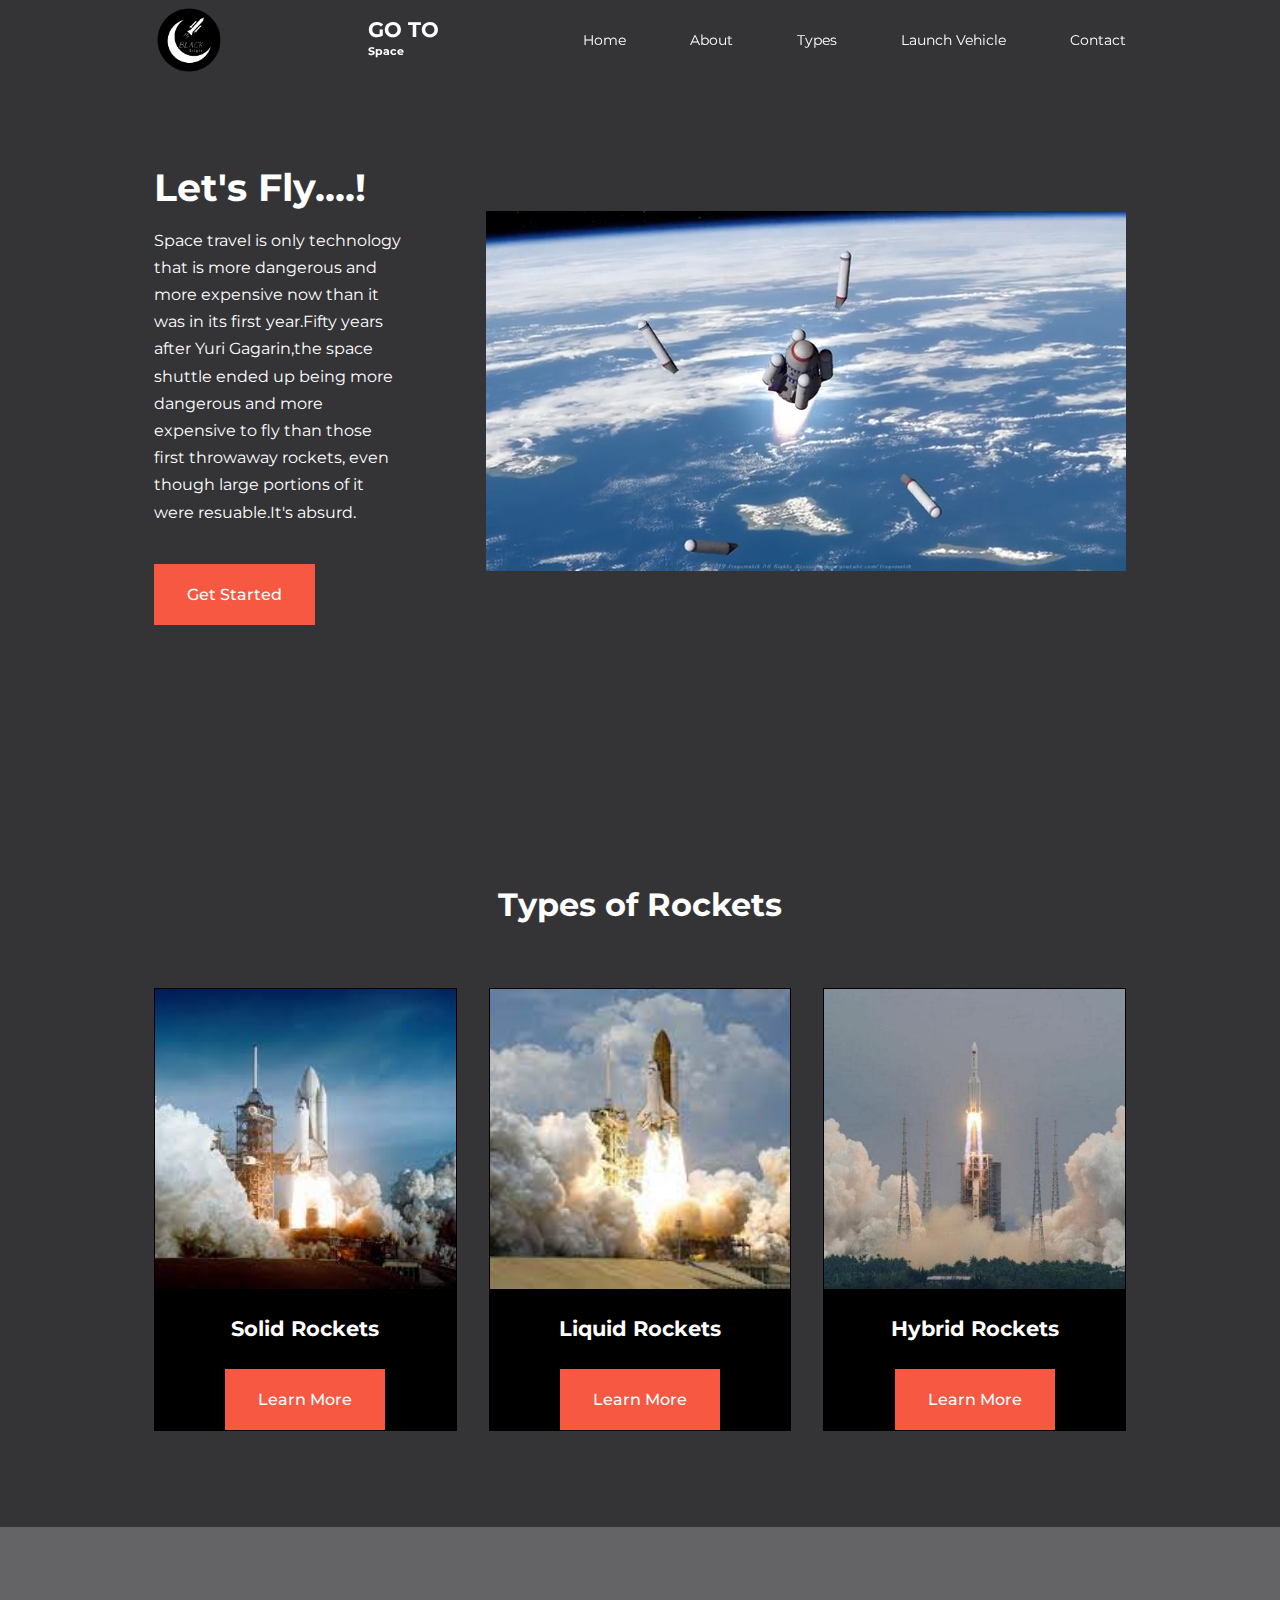
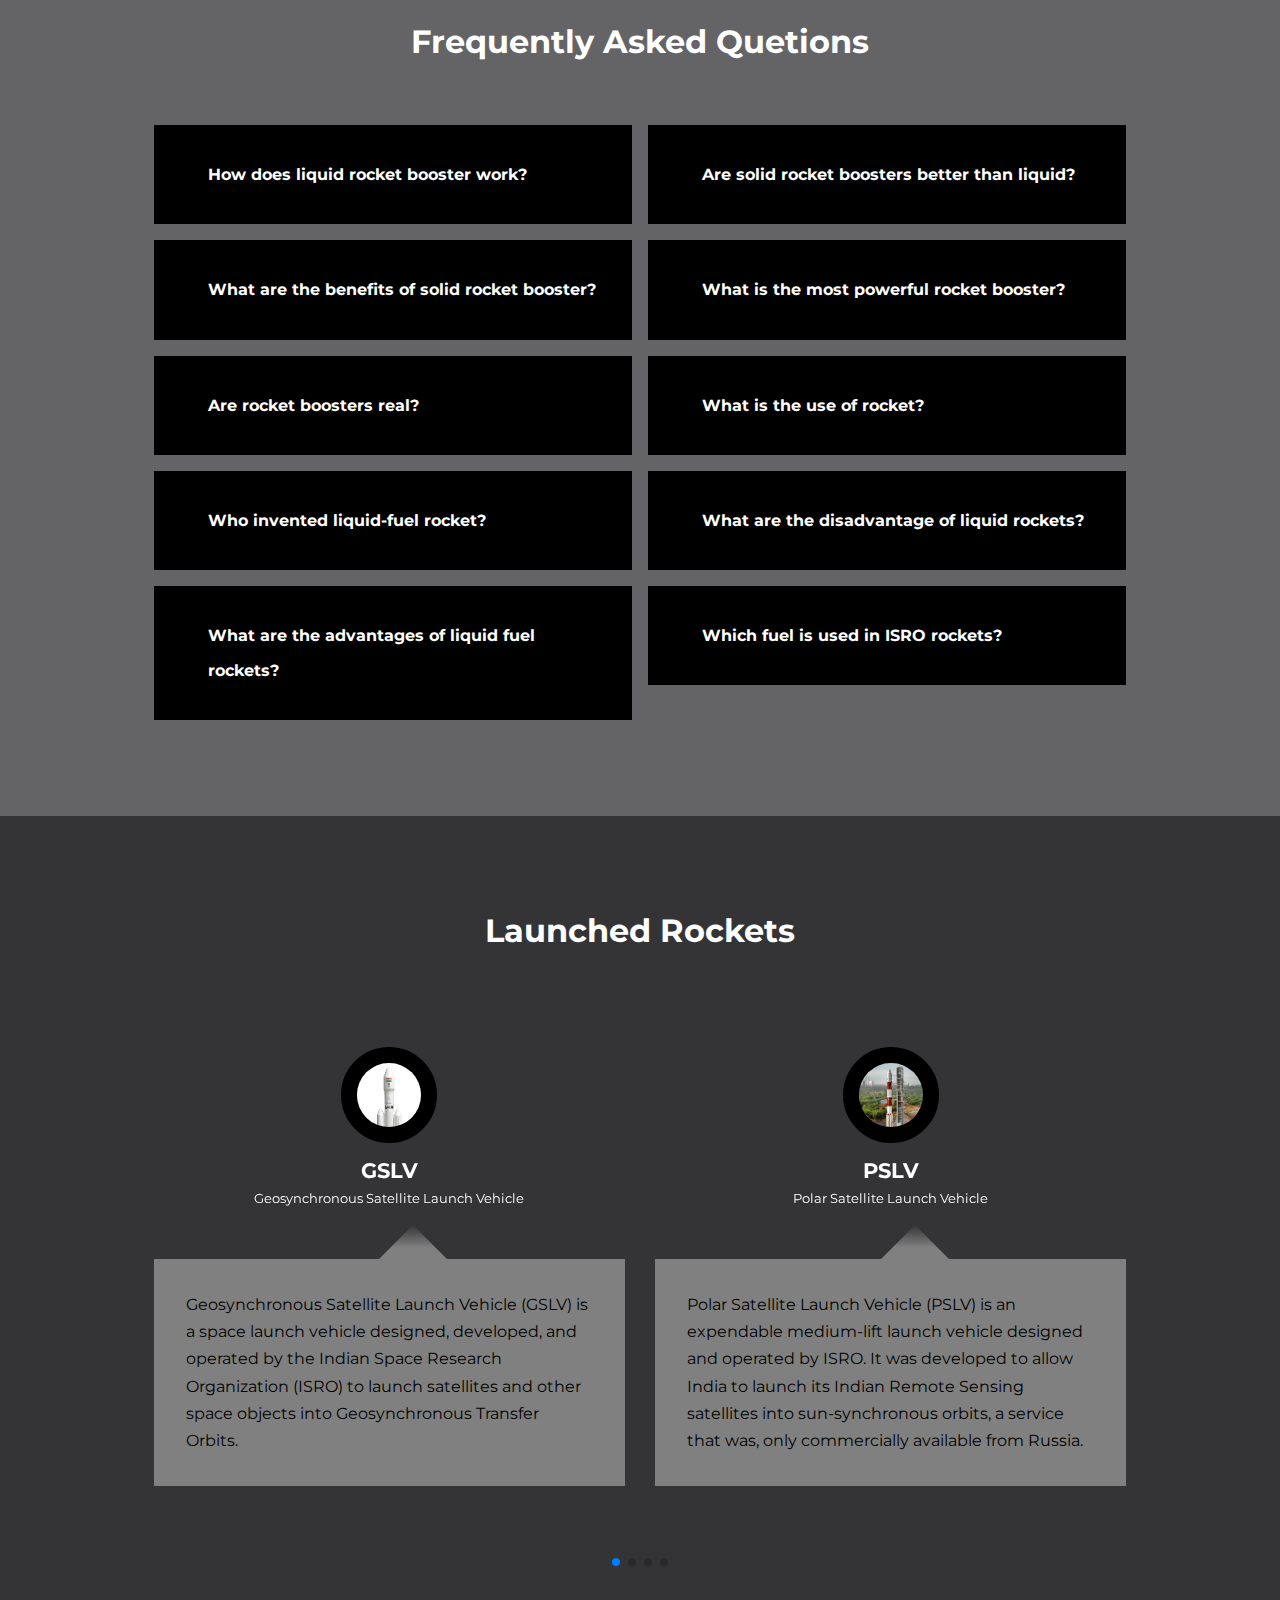
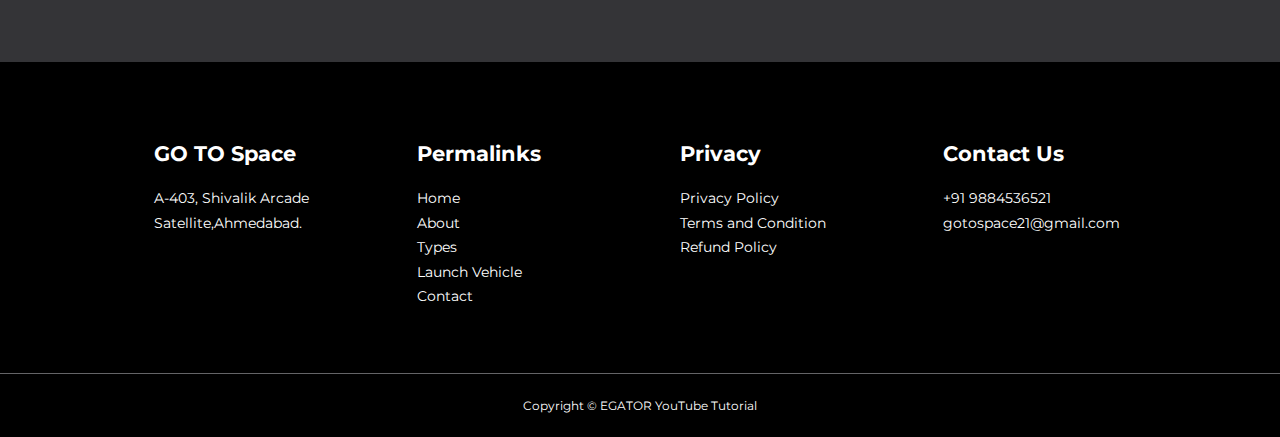
<file: index.html>
<!DOCTYPE html>
<html lang="en">
<head>
    <meta charset="UTF-8">
    <meta http-equiv="X-UA-Compatible" content="IE=edge">
    <meta name="viewport" content="width=device-width, initial-scale=1.0">
    <title>Responsive Multipage Education Website Using HTML,CSS & JavaSCript</title>

    <!-- ICONSCOUT CDN-->
    <link rel="stylesheet" href="https://unicons.iconscout.com/release/v2.1.6/css/unicons.css">

    <!-- GOOGLE FONTS (MONTSERRAT)-->
    <link rel="preconnect" href="https://fonts.googleapis.com">
    <link rel="preconnect" href="https://fonts.gstatic.com" crossorigin>
    <link href="https://fonts.googleapis.com/css2?family=Montserrat:wght@300;400;500;600;700;800;900&display=swap" rel="stylesheet">

    <!--SWIPER JS-->
    <link rel="stylesheet" href="https://cdn.jsdelivr.net/npm/swiper@9/swiper-bundle.min.css"/>

    <link rel="stylesheet" href="style.css">

    <!-- <style>
        body{
            background-image: url("mon.jpg");    
        }   
    </style>  -->      
</head>
<body>
    <nav>
        <div class="container nav__container">
            <img src="logo.png" style="height: 70px; width: 70px;"/>
            <a href="index.html"><h4>GO TO</h4><h6>Space</h6></a>
        
            <ul class="nav__menu" style="justify-content: end;">
                <li><a href="index.html">Home</a></li>
                <li><a href="about.html">About</a></li>
                <li><a href="types.html">Types</a></li>
                <li><a href="courses.html">Launch Vehicle</a></li>
                <li><a href="contact.html">Contact</a></li>
            </ul>
            <button id="open-menu-btn"><i class="uil uil-bars"></i></button>
            <button id="close-menu-btn"><i class="uil uil-multiply"></i></button>
        </div>
    </nav>
    <!-- ----------------------------------- END OF NAVBAR ----------------------------------------- -->










    <header>
        <div class="container header__container">
            <div class="header__left">
                <h1>Let's Fly....!</h1>
                <p>
                    Space travel is only technology that is more dangerous and more expensive now than it was in its first year.Fifty years after Yuri Gagarin,the space shuttle ended up being more dangerous and more expensive to fly than those first throwaway rockets, even though large portions of it were resuable.It's absurd.
                </p>
                <a href="courses.html" class="btn btn-primary">Get Started</a>
            </div>

            <div class="header__right">
                <div class="header__right-image">
                    <video src="home.mp4" autoplay muted loop></video>
                </div>
            </div>
        </div>
    </header>
    <!-- ----------------------------------- END OF HEADER ----------------------------------------- -->










<section class="courses">
    <h2>Types of Rockets</h2>
    <div class="container courses__container">
        <article class="course">
            <div class="course__image">
                <img src="solid.jpeg" style="height: 300px; width: 350px;">
            </div><br>
            <div class="course_info">
                <h4>Solid Rockets</h4><br>
            <a href="types.html" class="btn btn-primary">Learn More</a>
            </div>
        </article>

        <article class="course">
            <div class="course__image">
                <img src="liquid.jpeg" style="height: 300px; width: 350px;">
            </div><br>
            <div class="course_info">
                <h4>Liquid Rockets</h4><br>
                <a href="types.html" class="btn btn-primary">Learn More</a>
            </div>
        </article>

        <article class="course">
            <div class="course__image">
                <img src="hybrid.jpg" style="height: 300px; width: 350px;">
            </div><br>
            <div class="course_info">
                <h4>Hybrid Rockets</h4><br>
            <a href="types.html" class="btn btn-primary">Learn More</a>
            </div>
        </article>
    </div>
</section>
    <!-- ----------------------------------- END OF COURSES ----------------------------------------- -->







<section class="faqs">
    <h2>Frequently Asked Quetions</h2>
    <div class="container faqs__container">
        <article class="faq">
            <div class="faq__icon"><i class="uil uil-plus"></i></div>
            <div class="question__answer">
                <h4>How does liquid rocket booster work?</h4>
                <p>
                    In a liquid rocket, stored fuel and stored oxidizer are pumped into a combustion chamber where they are mixed and burned. The combustion produces great amounts of exhaust gas at high temperature and pressure. The hot exhaust is passed through a nozzle which accelerates the flow.
                </p>
            </div>
        </article>

        <article class="faq">
            <div class="faq__icon"><i class="uil uil-plus"></i></div>
            <div class="question__answer">
                <h4>Are solid rocket boosters better than liquid?</h4>
                <p>
                    Compared to liquid propellant rockets, the solid-propellant motors SRMs have been capable of providing large amounts of thrust with a relatively simple design. They provide greater thrust without significant refrigeration and insulation requirements, and produce large amounts of thrust for their size.
                </p>
            </div>
        </article>

        <article class="faq">
            <div class="faq__icon"><i class="uil uil-plus"></i></div>
            <div class="question__answer">
                <h4>What are the benefits of solid rocket booster?</h4>
                <p>
                    The boosters contribute to the power that SLS needs to launch payloads with more mass and volume to deep space than any rocket ever built. This makes it possible to send astronauts to distant destinations including Mars.
                </p>
            </div>
        </article>

        <article class="faq">
            <div class="faq__icon"><i class="uil uil-plus"></i></div>
            <div class="question__answer">
                <h4>What is the most powerful rocket booster?</h4>
                <p>
                    With 8.8 million pounds of thrust, the SLS is 15 percent more powerful than the Saturn V, meaning the SLS now holds the record for the most powerful rocket ever successfully launched. Its thrust is equivalent to nearly all the train engines in the U.S. running at once — some 25,000 of them — according to NASA.
                </p>
            </div>
        </article>

        <article class="faq">
            <div class="faq__icon"><i class="uil uil-plus"></i></div>
            <div class="question__answer">
                <h4>Are rocket boosters real?</h4>
                <p>
                    The Space Shuttle Solid Rocket Booster (SRB) was the first solid-propellant rocket to be used for primary propulsion on a vehicle used for human spaceflight. A pair of these provided 85% of the Space Shuttle's thrust at liftoff and for the first two minutes of ascent.
                </p>
            </div>
        </article>

        <article class="faq">
            <div class="faq__icon"><i class="uil uil-plus"></i></div>
            <div class="question__answer">
                <h4>What is the use of rocket?</h4>
                <p>
                    Rockets are used to launch satellites and Space Shuttles into space. Their powerful engines allow spacecraft to be blasted into space at incredible speeds, putting them into the correct orbit.
                </p>
            </div>
        </article>

        <article class="faq">
            <div class="faq__icon"><i class="uil uil-plus"></i></div>
            <div class="question__answer">
                <h4>Who invented liquid-fuel rocket?</h4>
                <p>
                    On March 16, 1926, Robert Goddard successfully launched the first liquid-fueled rocket in Auburn, Mass. The first-of-its-kind rocket reached an altitude of 41 feet, lasted 2 seconds and averaged about 60 miles per hour.
                </p>
            </div>
        </article>

        <article class="faq">
            <div class="faq__icon"><i class="uil uil-plus"></i></div>
            <div class="question__answer">
                <h4>What are the disadvantage of liquid rockets?</h4>
                <p>
                    The biggest disadvantage of liquid fuels is that the need for pumps, piping and separate storage for the fuel and oxidant means that extra mass has to be carried by the launch vehicle. Many launch vehicles get around the problems by using a combination of different rocket motors
                </p>
            </div>
        </article>

        <article class="faq">
            <div class="faq__icon"><i class="uil uil-plus"></i></div>
            <div class="question__answer">
                <h4>What are the advantages of liquid fuel rockets?</h4>
                <p>           
                    Advantages of liquid propellant rockets include the highest energy per unit of fuel mass, variable thrust, and a restart capability. Raw materials, such as oxygen and hydrogen are in abundant supply and a relatively easy to manufacture.
                </p>
            </div>
        </article>

        <article class="faq">
            <div class="faq__icon"><i class="uil uil-plus"></i></div>
            <div class="question__answer">
                <h4> Which fuel is used in ISRO rockets?</h4>
                <p>
                    The Indian Space Research Organisation(ISRO) is using the highly toxic and corrosive fuel UDMH (Unsymmetrical Di-Methyl Hydrazine), along with the oxidiser nitrogen Tetroxide.
                </p>
            </div>
        </article>
    </div>
</section>
    <!-- ----------------------------------- END OF FAQs ----------------------------------------- -->








<section class="container testimonials__container mySwiper">
    <h2>Launched Rockets</h2>
    <div class="swiper-wrapper">
        <article class="testimonial swiper-slide">
            <div class="avatar">
                <img src="gslv1.jpeg">
            </div>
            <div class="testimonials__info">
                <h4>GSLV</h4>
                <small>Geosynchronous Satellite Launch Vehicle</small>
            </div>
            <div class="testimonial__body">
                <p>
                    Geosynchronous Satellite Launch Vehicle (GSLV) is a space launch vehicle designed, developed, and operated by the Indian Space Research Organization (ISRO) to launch satellites and other space objects into Geosynchronous Transfer Orbits.
                </p>
            </div>
        </article>

        <article class="testimonial swiper-slide">
            <div class="avatar">
                <img src="pslv.jpg">
            </div>
            <div class="testimonials__info">
                <h4>PSLV</h4>
                <small>Polar Satellite Launch Vehicle</small>
            </div>
            <div class="testimonial__body">
                <p>
                    Polar Satellite Launch Vehicle (PSLV) is an expendable medium-lift launch vehicle designed and operated by ISRO. It was developed to allow India to launch its Indian Remote Sensing satellites into sun-synchronous orbits, a service that was, only commercially available from Russia.
                </p>
            </div>
        </article>

        <article class="testimonial swiper-slide">
            <div class="avatar">
                <img src="aslv.jpg">
            </div>
            <div class="testimonials__info">
                <h4>ASLV</h4>
                <small>Augmented Satellite Launch Vehicle</small>
            </div>
            <div class="testimonial__body">
                <p>
                    Augmented Satellite Launch Vehicle or Advanced Satellite Launch Vehicle, also known as ASLV, was a small-lift launch vehicle five-stage solid-fuel rocket developed by the Indian Space Research Organisation (ISRO) to place 150 kg satellites into LEO.
                </p>
            </div>
        </article>

        <article class="testimonial swiper-slide">
            <div class="avatar">
                <img src="atlast.jpg">
            </div>
            <div class="testimonials__info">
                <h4>ATLAST S</h4>
            </div>
            <div class="testimonial__body">
                <p>
                    Atlas is a family of US missiles and space launch vehicles that originated with the SM-65 Atlas. The Atlas intercontinental ballistic missile (ICBM) program was initiated in the late 1950s under the Convair Division of General Dynamics. Atlas was a liquid propellant rocket burning RP-1 fuel with liquid oxygen
                </p>
            </div>
        </article>

        <article class="testimonial swiper-slide">
            <div class="avatar">
                <img src="delta1.jpeg">
            </div>
            <div class="testimonials__info">
                <h4>DELTA IV</h4>
            </div>
            <div class="testimonial__body">
                <p>
                    Delta IV is a group of five expendable launch systems in the Delta rocket family introduced in the early 2000s. Originally designed by Boeing's Defense, Space and Security division for the Evolved Expendable Launch Vehicle program, the Delta IV became a United Launch Alliance (ULA) product in 2006.
                </p>
            </div>
        </article>
    </div>
    <div class="swiper-pagination"></div>
</section>
    <!-- ----------------------------------- END OF TESTIMONIALS ----------------------------------------- -->






<footer>
    <div class="container footer__container">
        <div class="footer__1">
            <a href="index.html" class="footer__logo"><h4>GO TO Space</h4></a>
            <p>
                A-403, Shivalik Arcade 
                <br>Satellite,Ahmedabad.
            </p>
        </div>

        <div class="footer__2">
            <h4>Permalinks</h4>
            <ul class="permalinks">
                <li><a href="index.html">Home</a></li>
                <li><a href="about.html">About</a></li>
                <li><a href="types.html">Types</a></li>
                <li><a href="courses.html">Launch Vehicle</a></li>
                <li><a href="contact.html">Contact</a></li>
            </ul>
        </div>

        <div class="footer__3">
            <h4>Privacy</h4>
            <ul class="privacy">
                <li><a href="#">Privacy Policy</a></li>
                <li><a href="#">Terms and Condition</a></li>
                <li><a href="#">Refund Policy</a></li>
            </ul>
        </div>

        <div class="footer__4">
            <h4>Contact Us</h4>
            <div>
                <p>+91 9884536521</p>
                <p>gotospace21@gmail.com</p>
            </div>

            <ul class="footer__socials">
                <li>
                    <a href="#"><i class="uil uil-facebook-f"></i></a>
                </li>
                <li>
                    <a href="#"><i class="uil uil-instagram-alt"></i></a>
                </li>
                <li>
                    <a href="#"><i class="uil uil-twitter"></i></a>
                </li>
                <li>
                    <a href="#"><i class="uil uil-linkedin-alt"></i></a>
                </li>
            </ul>
        </div>
    </div>
    
    <div class="footer__copyright">
        <small>Copyright &copy; EGATOR YouTube Tutorial</small>
    </div>
</footer>
<!-- ----------------------------------- FOOTER ----------------------------------------- -->







    <script src="https://cdn.jsdelivr.net/npm/swiper@9/swiper-bundle.min.js"></script>
    <script src="./main.js"></script>


    <script>
        var swiper = new Swiper(".mySwiper",{
            slidesPerView: 1,
            spaceBetween: 30,
            pagination: {
                el: ".swiper-pagination",
                clickable: true,
            },
            // when window width is >=600px
            breakpoints: { 
                600: {
                    slidesPerView: 2,
                }
            }
        });
    </script>

</body>
</html>
</file>
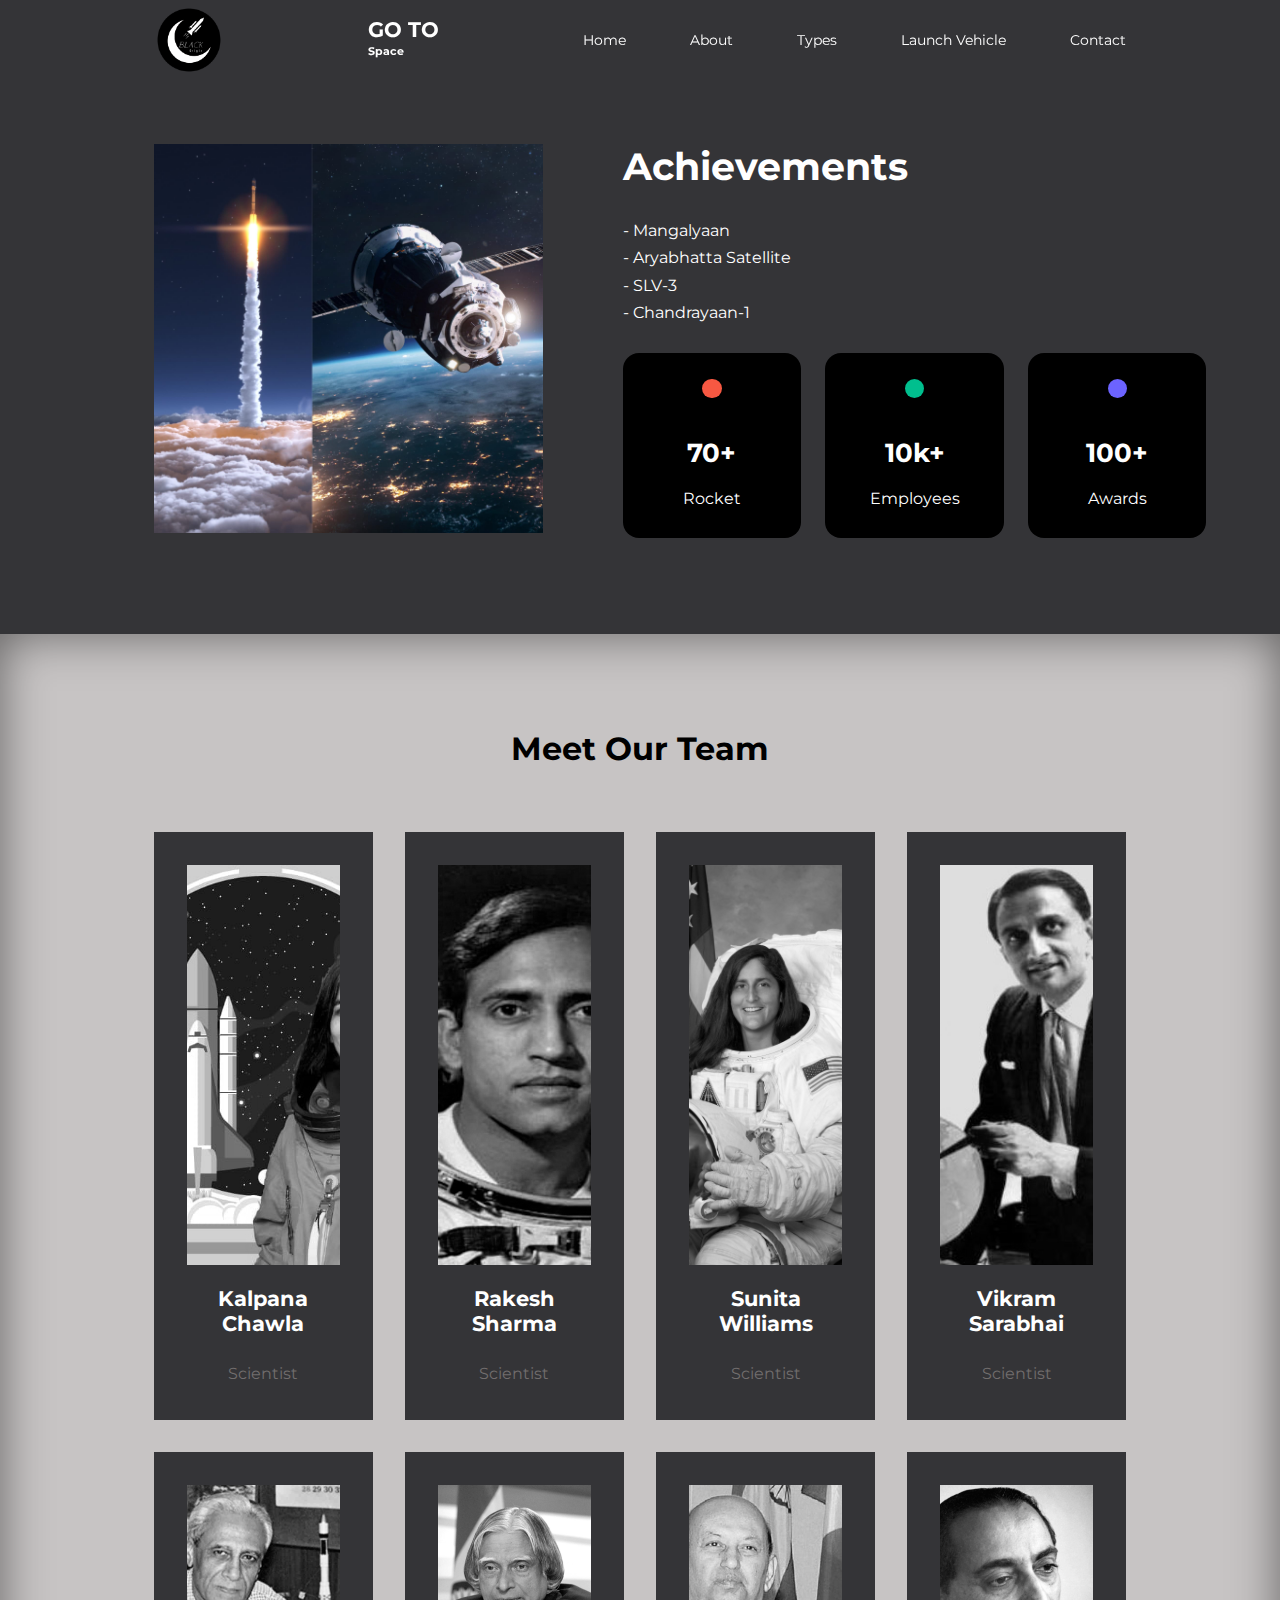
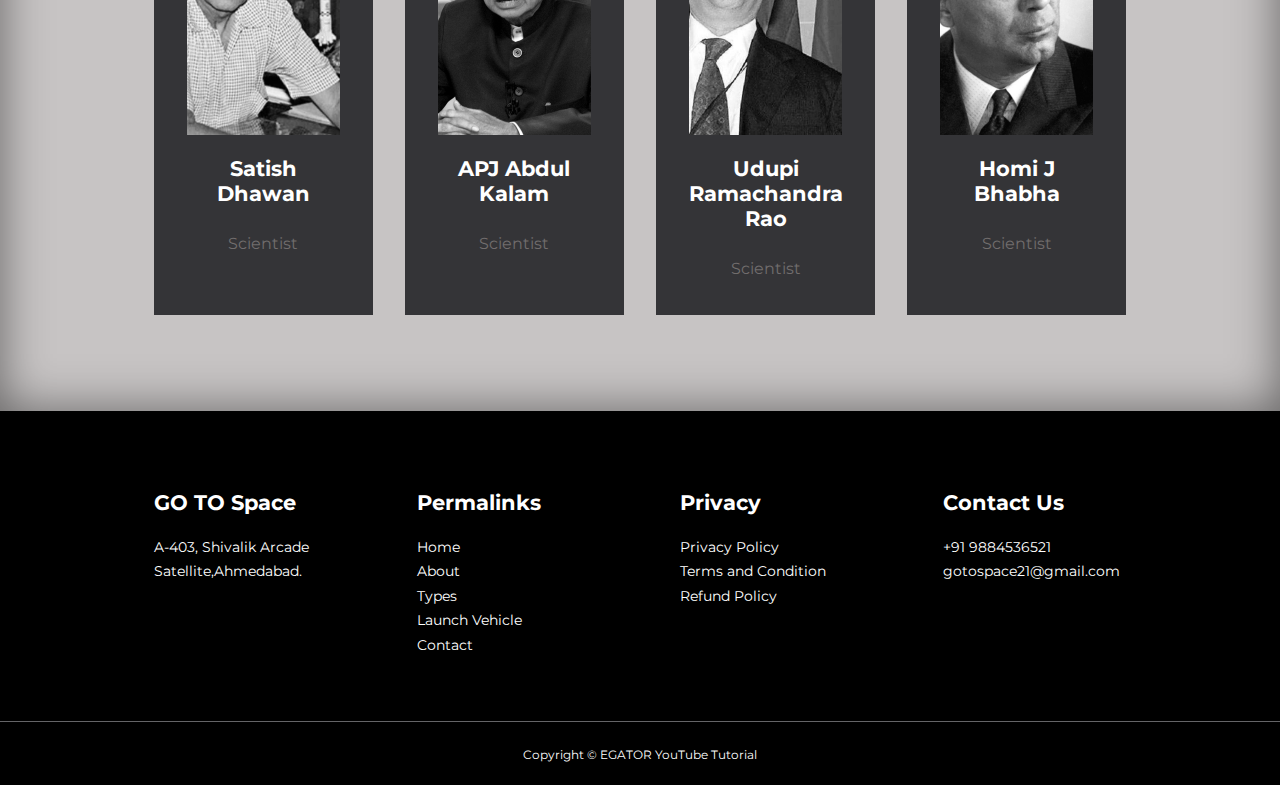
<file: about.html>
<!DOCTYPE html>
<html lang="en">
<head>
    <meta charset="UTF-8">
    <meta http-equiv="X-UA-Compatible" content="IE=edge">
    <meta name="viewport" content="width=device-width, initial-scale=1.0">
    <title>Responsive Multipage Education Website Using HTML,CSS & JavaSCript</title>

    <!-- ICONSCOUT CDN-->
    <link rel="stylesheet" href="https://unicons.iconscout.com/release/v2.1.6/css/unicons.css">

    <!-- GOOGLE FONTS (MONTSERRAT)-->
    <link rel="preconnect" href="https://fonts.googleapis.com">
    <link rel="preconnect" href="https://fonts.gstatic.com" crossorigin>
    <link href="https://fonts.googleapis.com/css2?family=Montserrat:wght@300;400;500;600;700;800;900&display=swap" rel="stylesheet">

    <link rel="stylesheet" href="style.css">
    <link rel="stylesheet" href="about.css">

  <!--  <style>
        body{
            background-image: url("mon.jpg");
        }
    </style>  -->
</head>
<body>
    <nav>
        <div class="container nav__container">
            <img src="logo.png" style="height: 70px; width: 70px;"/>
            <a href="index.html"><h4>GO TO</h4><h6>Space</h6></a>
        
            <ul class="nav__menu" style="justify-content: end;">
                <li><a href="index.html">Home</a></li>
                <li><a href="about.html">About</a></li>
                <li><a href="types.html">Types</a></li>
                <li><a href="courses.html">Launch Vehicle</a></li>
                <li><a href="contact.html">Contact</a></li>
            </ul>
            <button id="open-menu-btn"><i class="uil uil-bars"></i></button>
            <button id="close-menu-btn"><i class="uil uil-multiply"></i></button>
        </div>
    </nav>
    <!-- ----------------------------------- END OF NAVBAR ----------------------------------------- -->



<section class="about__achievements">
    <div class="container about__achievements-container">
        <div class="about__achievements-left">
            <img src="achv.jpg">
        </div>

        <div class="about__achievements--right">
            <h1>Achievements</h1><br>
            <p>
                - Mangalyaan<br>
                - Aryabhatta Satellite<br>
                - SLV-3<br>
                - Chandrayaan-1<br>
            </p>
            <br>
            <div class="achievements__cards">
                <article class="achievement__card">
                    <span class="achievement__icon">
                        <i class="uil uil-rocket"></i>
                    </span>
                    <h3>70+</h3>
                    <p>Rocket</p>
                </article>

                <article class="achievement__card">
                    <span class="achievement__icon">
                        <i class="uil uil-users-alt"></i>
                    </span>
                    <h3>10k+</h3>
                    <p>Employees</p>
                </article>

                <article class="achievement__card">
                    <span class="achievement__icon">
                        <i class="uil uil-trophy"></i>
                    </span>
                    <h3>100+</h3>
                    <p>Awards</p>
                </article>
            </div>
        </div>
    </div>
</section>
    <!-- ----------------------------------- END OF ACHIEVEMENTS ----------------------------------------- -->

        
        
        <section class="team">
            <h2>Meet Our Team</h2>
            <div class="container team__container">
                <article class="team__member">
                    <div class="team__member-image">
                        <img src="about1.jpg">
                    </div>
                    <div class="team__member-info">
                        <h4 class="text">Kalpana Chawla</h4>
                        <p>Scientist</p>
                    </div>
                    <div class="team__member-socials">
                        <a href="https://instagram.com" target="_blank"><i class="uil uil-instagram"></i></a>
                        <a href="https://twitter.com" target="_blank"><i class="uil uil-twitter-alt"></i></a>
                        <a href="https://linkedin.com" target="_blank"><i class="uil uil-linkedin-alt"></i></a>
                    </div>
                </article>

                <article class="team__member">
                    <div class="team__member-image">
                        <img src="about2.jpeg" >
                    </div>
                    <div class="team__member-info">
                        <h4 class="text">Rakesh Sharma</h4>
                        <p>Scientist</p>
                    </div>
                    <div class="team__member-socials">
                        <a href="https://instagram.com" target="_blank"><i class="uil uil-instagram"></i></a>
                        <a href="https://twitter.com" target="_blank"><i class="uil uil-twitter-alt"></i></a>
                        <a href="https://linkedin.com" target="_blank"><i class="uil uil-linkedin-alt"></i></a>
                    </div>
                </article>

                <article class="team__member">
                    <div class="team__member-image">
                        <img src="about3.jpg" >
                    </div>
                    <div class="team__member-info">
                        <h4 class="text">Sunita Williams</h4>
                        <p>Scientist</p>
                    </div>
                    <div class="team__member-socials">
                        <a href="https://instagram.com" target="_blank"><i class="uil uil-instagram"></i></a>
                        <a href="https://twitter.com" target="_blank"><i class="uil uil-twitter-alt"></i></a>
                        <a href="https://linkedin.com" target="_blank"><i class="uil uil-linkedin-alt"></i></a>
                    </div>
                </article>

                <article class="team__member">
                    <div class="team__member-image">
                        <img src="about4.jpg" >
                    </div>
                    <div class="team__member-info">
                        <h4 class="text">Vikram Sarabhai</h4>
                        <p>Scientist</p>
                    </div>
                    <div class="team__member-socials">
                        <a href="https://instagram.com" target="_blank"><i class="uil uil-instagram"></i></a>
                        <a href="https://twitter.com" target="_blank"><i class="uil uil-twitter-alt"></i></a>
                        <a href="https://linkedin.com" target="_blank"><i class="uil uil-linkedin-alt"></i></a>
                    </div>
                </article>

                <article class="team__member">
                    <div class="team__member-image">
                        <img src="about6.jpg"  style="height: 250px; width: 190px;">
                    </div>
                    <div class="team__member-info">
                        <h4 class="text">Satish Dhawan</h4>
                        <p>Scientist</p>
                    </div>
                    <div class="team__member-socials">
                        <a href="https://instagram.com" target="_blank"><i class="uil uil-instagram"></i></a>
                        <a href="https://twitter.com" target="_blank"><i class="uil uil-twitter-alt"></i></a>
                        <a href="https://linkedin.com" target="_blank"><i class="uil uil-linkedin-alt"></i></a>
                    </div>
                </article>

                <article class="team__member">
                    <div class="team__member-image">
                        <img src="about5.jpeg"  style="height: 250px; width: 190px;">
                    </div>
                    <div class="team__member-info">
                        <h4 class="text">APJ Abdul Kalam</h4>
                        <p>Scientist</p>
                    </div>
                    <div class="team__member-socials">
                        <a href="https://instagram.com" target="_blank"><i class="uil uil-instagram"></i></a>
                        <a href="https://twitter.com" target="_blank"><i class="uil uil-twitter-alt"></i></a>
                        <a href="https://linkedin.com" target="_blank"><i class="uil uil-linkedin-alt"></i></a>
                    </div>
                </article>

                <article class="team__member">
                    <div class="team__member-image">
                        <img src="about7.jpg" style="height: 250px; width: 190px;">
                    </div>
                    <div class="team__member-info">
                        <h4 class="text">Udupi Ramachandra Rao</h4>
                        <p>Scientist</p>
                    </div>
                    <div class="team__member-socials">
                        <a href="https://instagram.com" target="_blank"><i class="uil uil-instagram"></i></a>
                        <a href="https://twitter.com" target="_blank"><i class="uil uil-twitter-alt"></i></a>
                        <a href="https://linkedin.com" target="_blank"><i class="uil uil-linkedin-alt"></i></a>
                    </div>
                </article>

                <article class="team__member">
                    <div class="team__member-image">
                        <img src="about8.jpg"  style="height: 250px; width: 190px;">
                    </div>
                    <div class="team__member-info">
                        <h4 class="text">Homi J Bhabha</h4>
                        <p>Scientist</p>
                    </div>
                    <div class="team__member-socials">
                        <a href="https://instagram.com" target="_blank"><i class="uil uil-instagram"></i></a>
                        <a href="https://twitter.com" target="_blank"><i class="uil uil-twitter-alt"></i></a>
                        <a href="https://linkedin.com" target="_blank"><i class="uil uil-linkedin-alt"></i></a>
                    </div>
                </article>
            </div>
        </section>
        
        
    






        <footer>
            <div class="container footer__container">
                <div class="footer__1">
                    <a href="index.html" class="footer__logo"><h4>GO TO Space</h4></a>
                    <p>
                        A-403, Shivalik Arcade 
                        <br>Satellite,Ahmedabad.
                    </p>
                </div>
        
                <div class="footer__2">
                    <h4>Permalinks</h4>
                    <ul class="permalinks">
                        <li><a href="index.html">Home</a></li>
                        <li><a href="about.html">About</a></li>
                        <li><a href="types.html">Types</a></li>
                        <li><a href="courses.html">Launch Vehicle</a></li>
                        <li><a href="contact.html">Contact</a></li>
                    </ul>
                </div>
        
                <div class="footer__3">
                    <h4>Privacy</h4>
                    <ul class="privacy">
                        <li><a href="#">Privacy Policy</a></li>
                        <li><a href="#">Terms and Condition</a></li>
                        <li><a href="#">Refund Policy</a></li>
                    </ul>
                </div>
        
                <div class="footer__4">
                    <h4>Contact Us</h4>
                    <div>
                        <p>+91 9884536521</p>
                        <p>gotospace21@gmail.com</p>
                    </div>
        
                    <ul class="footer__socials">
                        <li>
                            <a href="#"><i class="uil uil-facebook-f"></i></a>
                        </li>
                        <li>
                            <a href="#"><i class="uil uil-instagram-alt"></i></a>
                        </li>
                        <li>
                            <a href="#"><i class="uil uil-twitter"></i></a>
                        </li>
                        <li>
                            <a href="#"><i class="uil uil-linkedin-alt"></i></a>
                        </li>
                    </ul>
                </div>
            </div>
            
            <div class="footer__copyright">
                <small>Copyright &copy; EGATOR YouTube Tutorial</small>
            </div>
        </footer>
<!-- ----------------------------------- FOOTER ----------------------------------------- -->

    
    
    
    
    
    
        <script src="./main.js"></script>
    
    
    </body>
    </html>
</file>
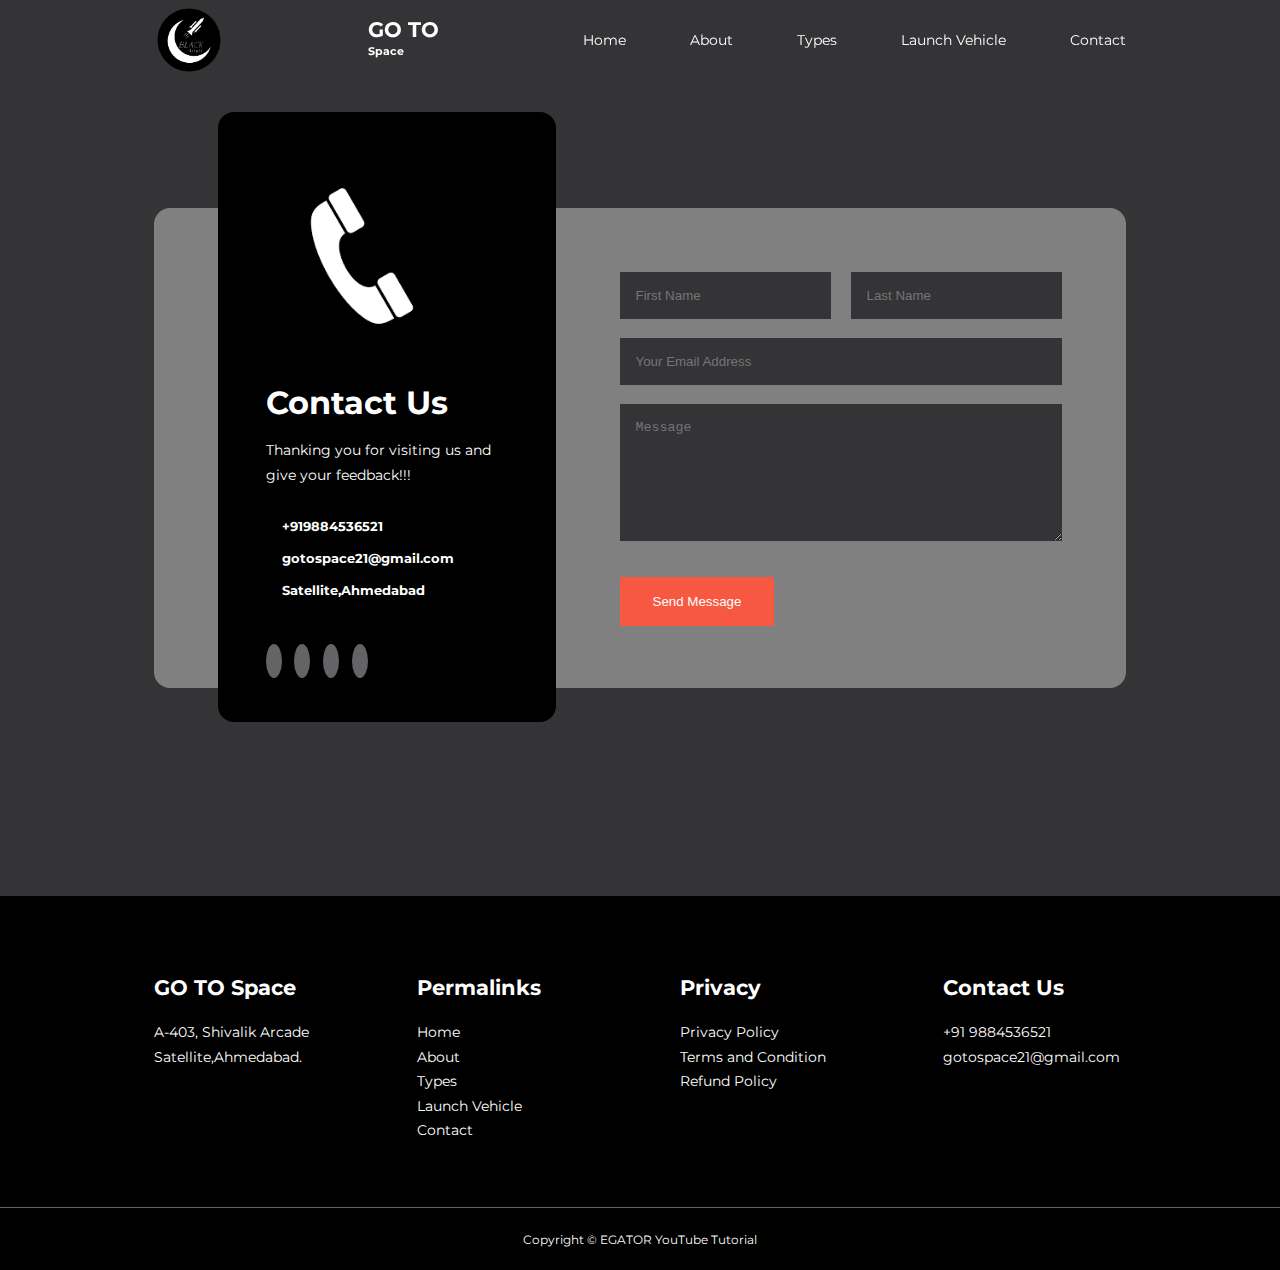
<file: contact.html>
<!DOCTYPE html>
<html lang="en">
<head>
    <meta charset="UTF-8">
    <meta http-equiv="X-UA-Compatible" content="IE=edge">
    <meta name="viewport" content="width=device-width, initial-scale=1.0">
    <title>Responsive Multipage Education Website Using HTML,CSS & JavaSCript</title>

    <!-- ICONSCOUT CDN-->
    <link rel="stylesheet" href="https://unicons.iconscout.com/release/v2.1.6/css/unicons.css">

    <!-- GOOGLE FONTS (MONTSERRAT)-->
    <link rel="preconnect" href="https://fonts.googleapis.com">
    <link rel="preconnect" href="https://fonts.gstatic.com" crossorigin>
    <link href="https://fonts.googleapis.com/css2?family=Montserrat:wght@300;400;500;600;700;800;900&display=swap" rel="stylesheet">

    <link rel="stylesheet" href="style.css">
    <link rel="stylesheet" href="contact.css">
   <!-- <style>
         body{
            background-image: url("mon.jpg");
        }
    </style> -->
</head>
<body>
    <nav>
        <div class="container nav__container">
            <img src="logo.png" style="height: 70px; width: 70px;"/>
            <a href="index.html"><h4>GO TO</h4><h6>Space</h6></a>
        
            <ul class="nav__menu" style="justify-content: end;">
                <li><a href="index.html">Home</a></li>
                <li><a href="about.html">About</a></li>
                <li><a href="types.html">Types</a></li>
                <li><a href="courses.html">Launch Vehicle</a></li>
                <li><a href="contact.html">Contact</a></li>
            </ul>
            <button id="open-menu-btn"><i class="uil uil-bars"></i></button>
            <button id="close-menu-btn"><i class="uil uil-multiply"></i></button>
        </div>
    </nav>
    <!-- ----------------------------------- END OF NAVBAR ----------------------------------------- -->



<section class="contact">
    <div class="container contact__container">
        <aside class="contact__aside">
            <div class="aside__image">
                <img src="contact1.png">
            </div>
            <h2>Contact Us</h2>
            <p>
                Thanking you for visiting us and give your feedback!!!
            </p>
            <ul class="contact__details">
                <li>
                    <i class="uil uil-phone-times"></i>
                    <h5>+919884536521</h5>
                </li>
                <li>
                    <i class="uil uil-envelope"></i>
                    <h5>gotospace21@gmail.com</h5>
                </li>
                <li>
                    <i class="uil uil-location-point"></i>
                    <h5>Satellite,Ahmedabad</h5>
                </li>
            </ul>
            <ul class="contact__socials">
                <li>
                    <a href="https://facebook.com" target="_blank"><i class="uil uil-facebook-f"></i></a>
                </li>
                <li>
                    <a href="https://instagram.com" target="_blank"><i class="uil uil-instagram"></i></a>
                </li>
                <li>
                    <a href="https://twitter.com" target="_blank"><i class="uil uil-twitter-alt"></i></a>
                </li>
                <li>
                    <a href="https://linkedin.com" target="_blank"><i class="uil uil-linkedin-alt"></i></a>
                </li>
            </ul>
        </aside>
    




        <form action="https://formspree.io/f/mdovdkqv" method="post" class="contact__form"> 
            <div class="form__name">
                <input type="text" name="First Name" placeholder="First Name" required>
                <input type="text" name="Last Name" placeholder="Last Name" required>
            </div>
            <input type="email" name="Email Address" placeholder="Your Email Address" required>
            <textarea name="Message" rows="7" placeholder="Message" required></textarea>
            <button type="submit" class="btn btn-primary">Send Message</button>
        </form>


    </div>
</section>









<footer>
    <div class="container footer__container">
        <div class="footer__1">
            <a href="index.html" class="footer__logo"><h4>GO TO Space</h4></a>
            <p>
                A-403, Shivalik Arcade 
                <br>Satellite,Ahmedabad.
            </p>
        </div>

        <div class="footer__2">
            <h4>Permalinks</h4>
            <ul class="permalinks">
                <li><a href="index.html">Home</a></li>
                <li><a href="about.html">About</a></li>
                <li><a href="types.html">Types</a></li>
                <li><a href="courses.html">Launch Vehicle</a></li>
                <li><a href="contact.html">Contact</a></li>
            </ul>
        </div>

        <div class="footer__3">
            <h4>Privacy</h4>
            <ul class="privacy">
                <li><a href="#">Privacy Policy</a></li>
                <li><a href="#">Terms and Condition</a></li>
                <li><a href="#">Refund Policy</a></li>
            </ul>
        </div>

        <div class="footer__4">
            <h4>Contact Us</h4>
            <div>
                <p>+91 9884536521</p>
                <p>gotospace21@gmail.com</p>
            </div>

            <ul class="footer__socials">
                <li>
                    <a href="#"><i class="uil uil-facebook-f"></i></a>
                </li>
                <li>
                    <a href="#"><i class="uil uil-instagram-alt"></i></a>
                </li>
                <li>
                    <a href="#"><i class="uil uil-twitter"></i></a>
                </li>
                <li>
                    <a href="#"><i class="uil uil-linkedin-alt"></i></a>
                </li>
            </ul>
        </div>
    </div>
    
    <div class="footer__copyright">
        <small>Copyright &copy; EGATOR YouTube Tutorial</small>
    </div>
</footer>
<!-- ----------------------------------- FOOTER ----------------------------------------- -->







    <script src="./main.js"></script>


</body>
</html>
</file>
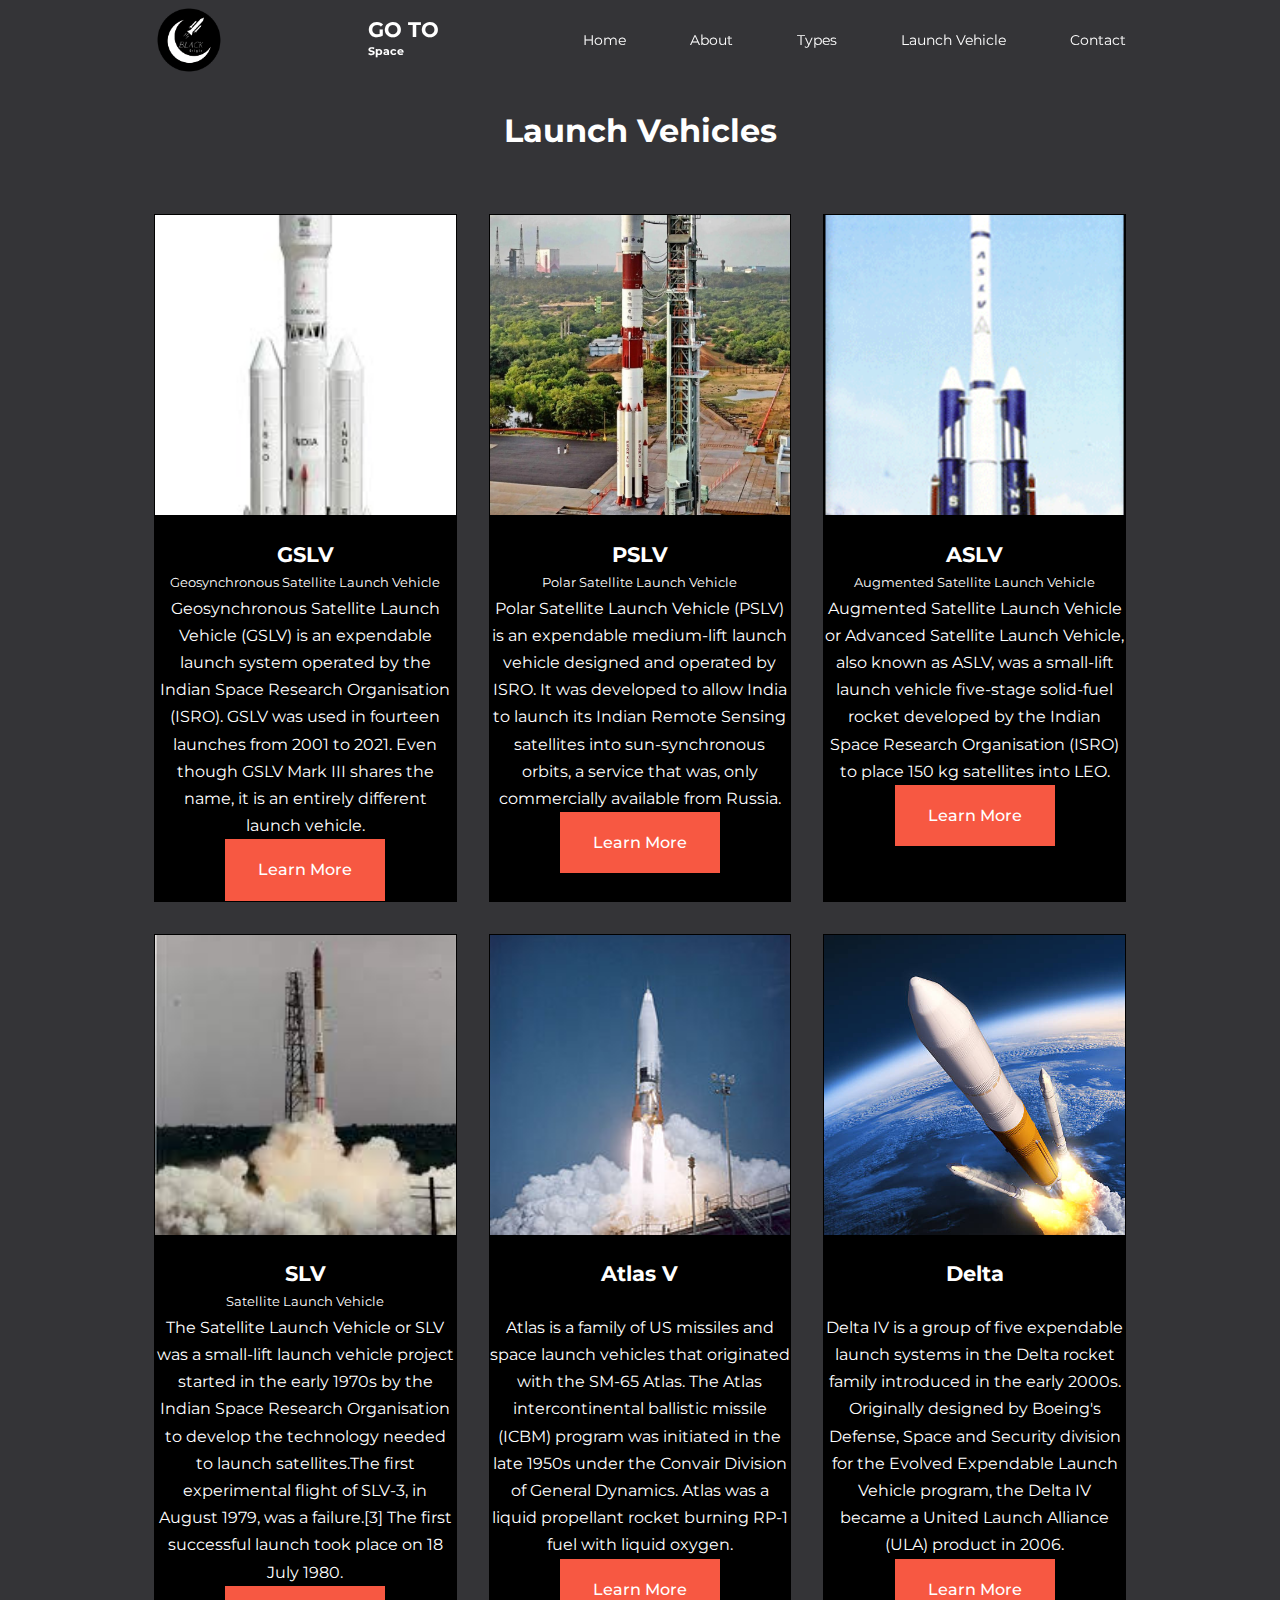
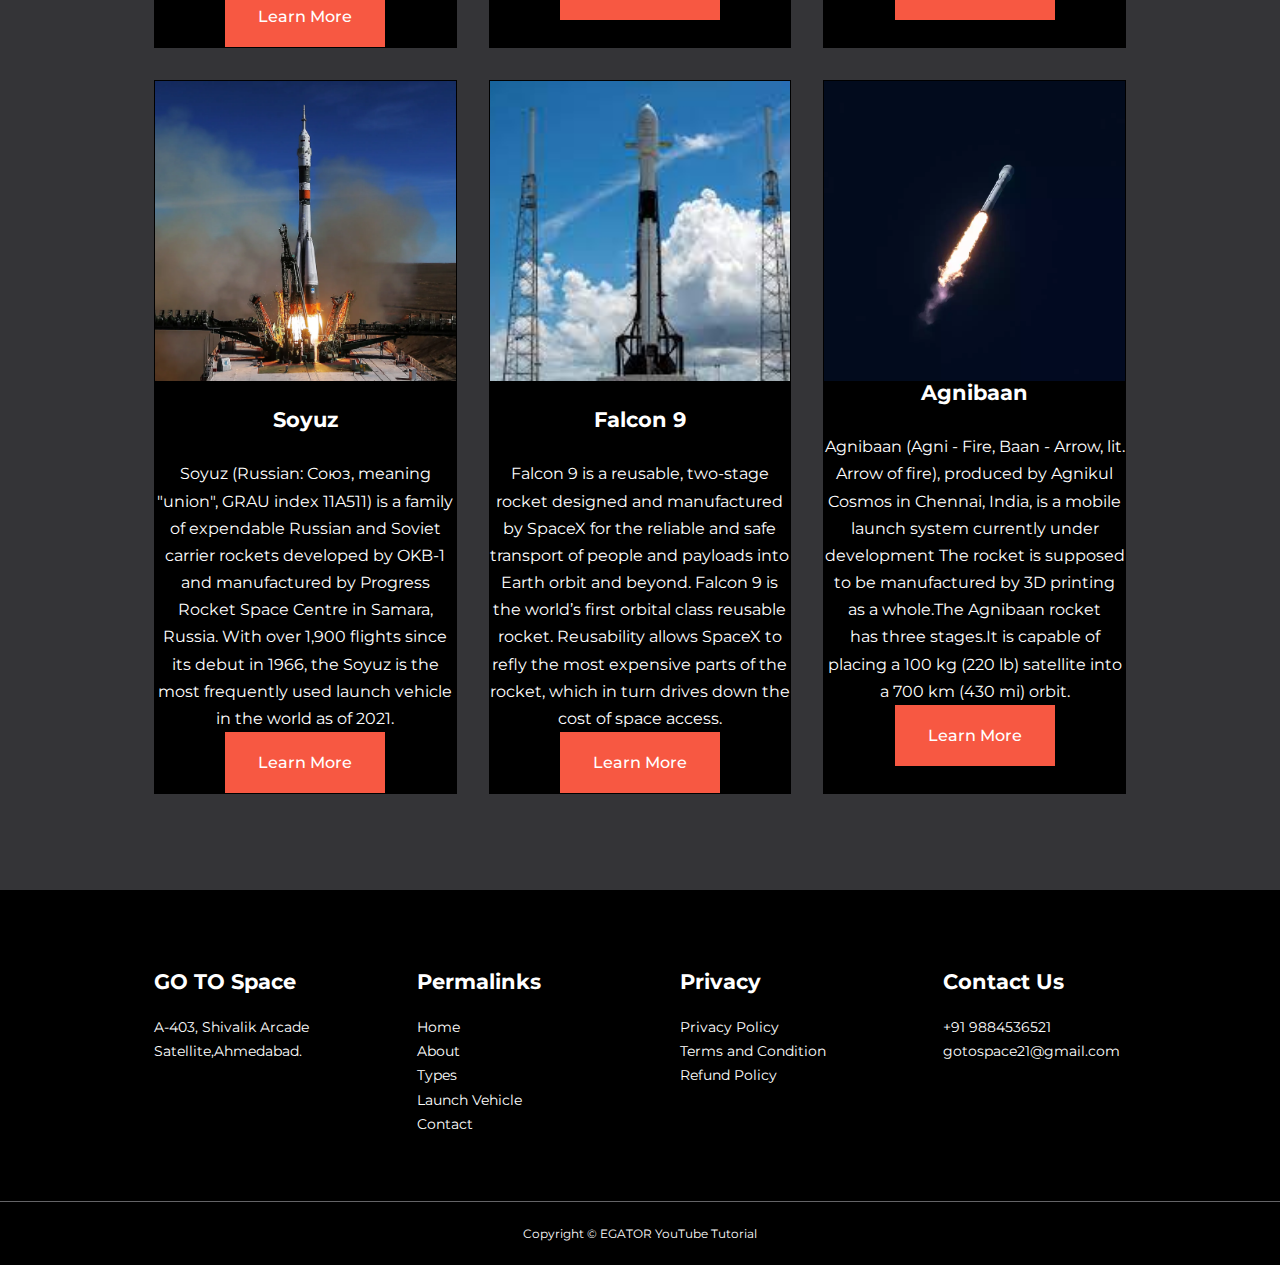
<file: courses.html>
<!DOCTYPE html>
<html lang="en">
<head>
    <meta charset="UTF-8">
    <meta http-equiv="X-UA-Compatible" content="IE=edge">
    <meta name="viewport" content="width=device-width, initial-scale=1.0">
    <title>Responsive Multipage Education Website Using HTML,CSS & JavaSCript</title>

    <!-- ICONSCOUT CDN-->
    <link rel="stylesheet" href="https://unicons.iconscout.com/release/v2.1.6/css/unicons.css">

    <!-- GOOGLE FONTS (MONTSERRAT)-->
    <link rel="preconnect" href="https://fonts.googleapis.com">
    <link rel="preconnect" href="https://fonts.gstatic.com" crossorigin>
    <link href="https://fonts.googleapis.com/css2?family=Montserrat:wght@300;400;500;600;700;800;900&display=swap" rel="stylesheet">

    <link rel="stylesheet" href="style.css">
    <style>
        .courses {
            margin-top: 1rem;
        }
       /* body{
            background-image: url("mon.jpg");
        } */
    </style>
</head>
<body>
    <nav>
        <div class="container nav__container">
            <img src="logo.png" style="height: 70px; width: 70px;"/>
            <a href="index.html"><h4>GO TO</h4><h6>Space</h6></a>
        
            <ul class="nav__menu" style="justify-content: end;">
                <li><a href="index.html">Home</a></li>
                <li><a href="about.html">About</a></li>
                <li><a href="types.html">Types</a></li>
                <li><a href="courses.html">Launch Vehicle</a></li>
                <li><a href="contact.html">Contact</a></li>
            </ul>
            <button id="open-menu-btn"><i class="uil uil-bars"></i></button>
            <button id="close-menu-btn"><i class="uil uil-multiply"></i></button>
        </div>
    </nav>
    <!-- ----------------------------------- END OF NAVBAR ----------------------------------------- -->






    <section class="courses">
        <h2>Launch Vehicles</h2>
        <div class="container courses__container">
            <article class="course">
                <div class="course__image">
                    <img src="gslv1.jpeg" style="height: 300px; width: 350px;"><br>
                </div>
                <div class="course_info">
                    <h4>GSLV</h4>
                <p>
                    <small>Geosynchronous Satellite Launch Vehicle</small><br>
                    Geosynchronous Satellite Launch Vehicle (GSLV) is an expendable launch system operated by the Indian Space Research Organisation (ISRO). GSLV was used in fourteen launches from 2001 to 2021. Even though GSLV Mark III shares the name, it is an entirely different launch vehicle.
                </p>
                <a href="course.html" class="btn btn-primary">Learn More</a>
                </div>
            </article>
    
            <article class="course">
                <div class="course__image">
                    <img src="pslv.jpg" style="height: 300px; width: 350px;"><br>
                </div>
                <div class="course_info">
                    <h4>PSLV</h4>
                    <p>
                        <small>Polar Satellite Launch Vehicle</small><br>
                        Polar Satellite Launch Vehicle (PSLV) is an expendable medium-lift launch vehicle designed and operated by ISRO. It was developed to allow India to launch its Indian Remote Sensing satellites into sun-synchronous orbits, a service that was, only commercially available from Russia.
                    </p>
                    <a href="course.html" class="btn btn-primary">Learn More</a>
                </div>
            </article>
    
            <article class="course">
                <div class="course__image">
                    <img src="aslv.jpg" style="height: 300px; width: 350px;"><br>
                </div>
                <div class="course_info">
                    <h4>ASLV</h4>
                <p>
                    <small>Augmented Satellite Launch Vehicle</small><br>
                    Augmented Satellite Launch Vehicle or Advanced Satellite Launch Vehicle, also known as ASLV, was a small-lift launch vehicle five-stage solid-fuel rocket developed by the Indian Space Research Organisation (ISRO) to place 150 kg satellites into LEO.
                </p>
                <a href="course.html" class="btn btn-primary">Learn More</a>
                </div>
            </article>

            <article class="course">
                <div class="course__image">
                    <img src="slv1.jpeg" style="height: 300px; width: 350px;"><br>
                </div>
                <div class="course_info">
                    <h4>SLV</h4>
                <p>
                    <small>Satellite Launch Vehicle</small><br>
                    The Satellite Launch Vehicle or SLV was a small-lift launch vehicle project started in the early 1970s by the Indian Space Research Organisation to develop the technology needed to launch satellites.The first experimental flight of SLV-3, in August 1979, was a failure.[3] The first successful launch took place on 18 July 1980.
                </p>
                <a href="course.html" class="btn btn-primary">Learn More</a>
                </div>
            </article>
    
            <article class="course">
                <div class="course__image">
                    <img src="atlast.jpg" style="height: 300px; width: 350px;"><br>
                </div>
                <div class="course_info">
                    <h4>Atlas V</h4><br>
                    <p>
                        Atlas is a family of US missiles and space launch vehicles that originated with the SM-65 Atlas. The Atlas intercontinental ballistic missile (ICBM) program was initiated in the late 1950s under the Convair Division of General Dynamics. Atlas was a liquid propellant rocket burning RP-1 fuel with liquid oxygen.
                    </p>
                    <a href="course.html" class="btn btn-primary">Learn More</a>
                </div>
            </article>
    
            <article class="course">
                <div class="course__image">
                    <img src="delta.jpg" style="height: 300px; width: 350px;"><br>
                </div>
                <div class="course_info">
                    <h4>Delta</h4><br>
                <p>
                    Delta IV is a group of five expendable launch systems in the Delta rocket family introduced in the early 2000s. Originally designed by Boeing's Defense, Space and Security division for the Evolved Expendable Launch Vehicle program, the Delta IV became a United Launch Alliance (ULA) product in 2006.
                </p>
                <a href="course.html" class="btn btn-primary">Learn More</a>
                </div>
            </article>

            <article class="course">
                <div class="course__image">
                    <img src="soyuz.webp" style="height: 300px; width: 350px;"><br>
                </div>
                <div class="course_info">
                    <h4>Soyuz</h4><br>
                <p>
                    Soyuz (Russian: Союз, meaning "union", GRAU index 11A511) is a family of expendable Russian and Soviet carrier rockets developed by OKB-1 and manufactured by Progress Rocket Space Centre in Samara, Russia. With over 1,900 flights since its debut in 1966, the Soyuz is the most frequently used launch vehicle in the world as of 2021.
                </p>
                <a href="course.html" class="btn btn-primary">Learn More</a>
                </div>
            </article>
    
            <article class="course">
                <div class="course__image">
                    <img src="falcon9.jpeg" style="height: 300px; width: 350px;"><br>
                </div>
                <div class="course_info">
                    <h4>Falcon 9</h4><br>
                    <p>
                        Falcon 9 is a reusable, two-stage rocket designed and manufactured by SpaceX for the reliable and safe transport of people and payloads into Earth orbit and beyond. Falcon 9 is the world’s first orbital class reusable rocket. Reusability allows SpaceX to refly the most expensive parts of the rocket, which in turn drives down the cost of space access.
                    </p>
                    <a href="course.html" class="btn btn-primary">Learn More</a>
                </div>
            </article>
    
            <article class="course">
                <div class="course__image">
                    <img src="agnibaaan.webp" style="height: 300px; width: 350px;">
                </div>
                <div class="course_info">
                    <h4>Agnibaan</h4><br>
                <p>
                    Agnibaan (Agni - Fire, Baan - Arrow, lit. Arrow of fire), produced by Agnikul Cosmos in Chennai, India, is a mobile launch system currently under development The rocket is supposed to be manufactured by 3D printing as a whole.The Agnibaan rocket has three stages.It is capable of placing a 100 kg (220 lb) satellite into a 700 km (430 mi) orbit.
                </p>
                <a href="course.html" class="btn btn-primary">Learn More</a>
                </div>
            </article>

        </div>
    </section>
        <!-- ----------------------------------- END OF COURSES ----------------------------------------- -->

        


    



    

<footer>
    <div class="container footer__container">
        <div class="footer__1">
            <a href="index.html" class="footer__logo"><h4>GO TO Space</h4></a>
            <p>
                A-403, Shivalik Arcade 
                <br>Satellite,Ahmedabad.
            </p>
        </div>

        <div class="footer__2">
            <h4>Permalinks</h4>
            <ul class="permalinks">
                <li><a href="index.html">Home</a></li>
                <li><a href="about.html">About</a></li>
                <li><a href="types.html">Types</a></li>
                <li><a href="courses.html">Launch Vehicle</a></li>
                <li><a href="contact.html">Contact</a></li>
            </ul>
        </div>

        <div class="footer__3">
            <h4>Privacy</h4>
            <ul class="privacy">
                <li><a href="#">Privacy Policy</a></li>
                <li><a href="#">Terms and Condition</a></li>
                <li><a href="#">Refund Policy</a></li>
            </ul>
        </div>

        <div class="footer__4">
            <h4>Contact Us</h4>
            <div>
                <p>+91 9884536521</p>
                <p>gotospace21@gmail.com</p>
            </div>

            <ul class="footer__socials">
                <li>
                    <a href="#"><i class="uil uil-facebook-f"></i></a>
                </li>
                <li>
                    <a href="#"><i class="uil uil-instagram-alt"></i></a>
                </li>
                <li>
                    <a href="#"><i class="uil uil-twitter"></i></a>
                </li>
                <li>
                    <a href="#"><i class="uil uil-linkedin-alt"></i></a>
                </li>
            </ul>
        </div>
    </div>
    
    <div class="footer__copyright">
        <small>Copyright &copy; EGATOR YouTube Tutorial</small>
    </div>
</footer>
        <!-- ----------------------------------- FOOTER ----------------------------------------- -->

    
    
    
    
    
    
        <script src="./main.js"></script>
    
    
    </body>
    </html>
</file>
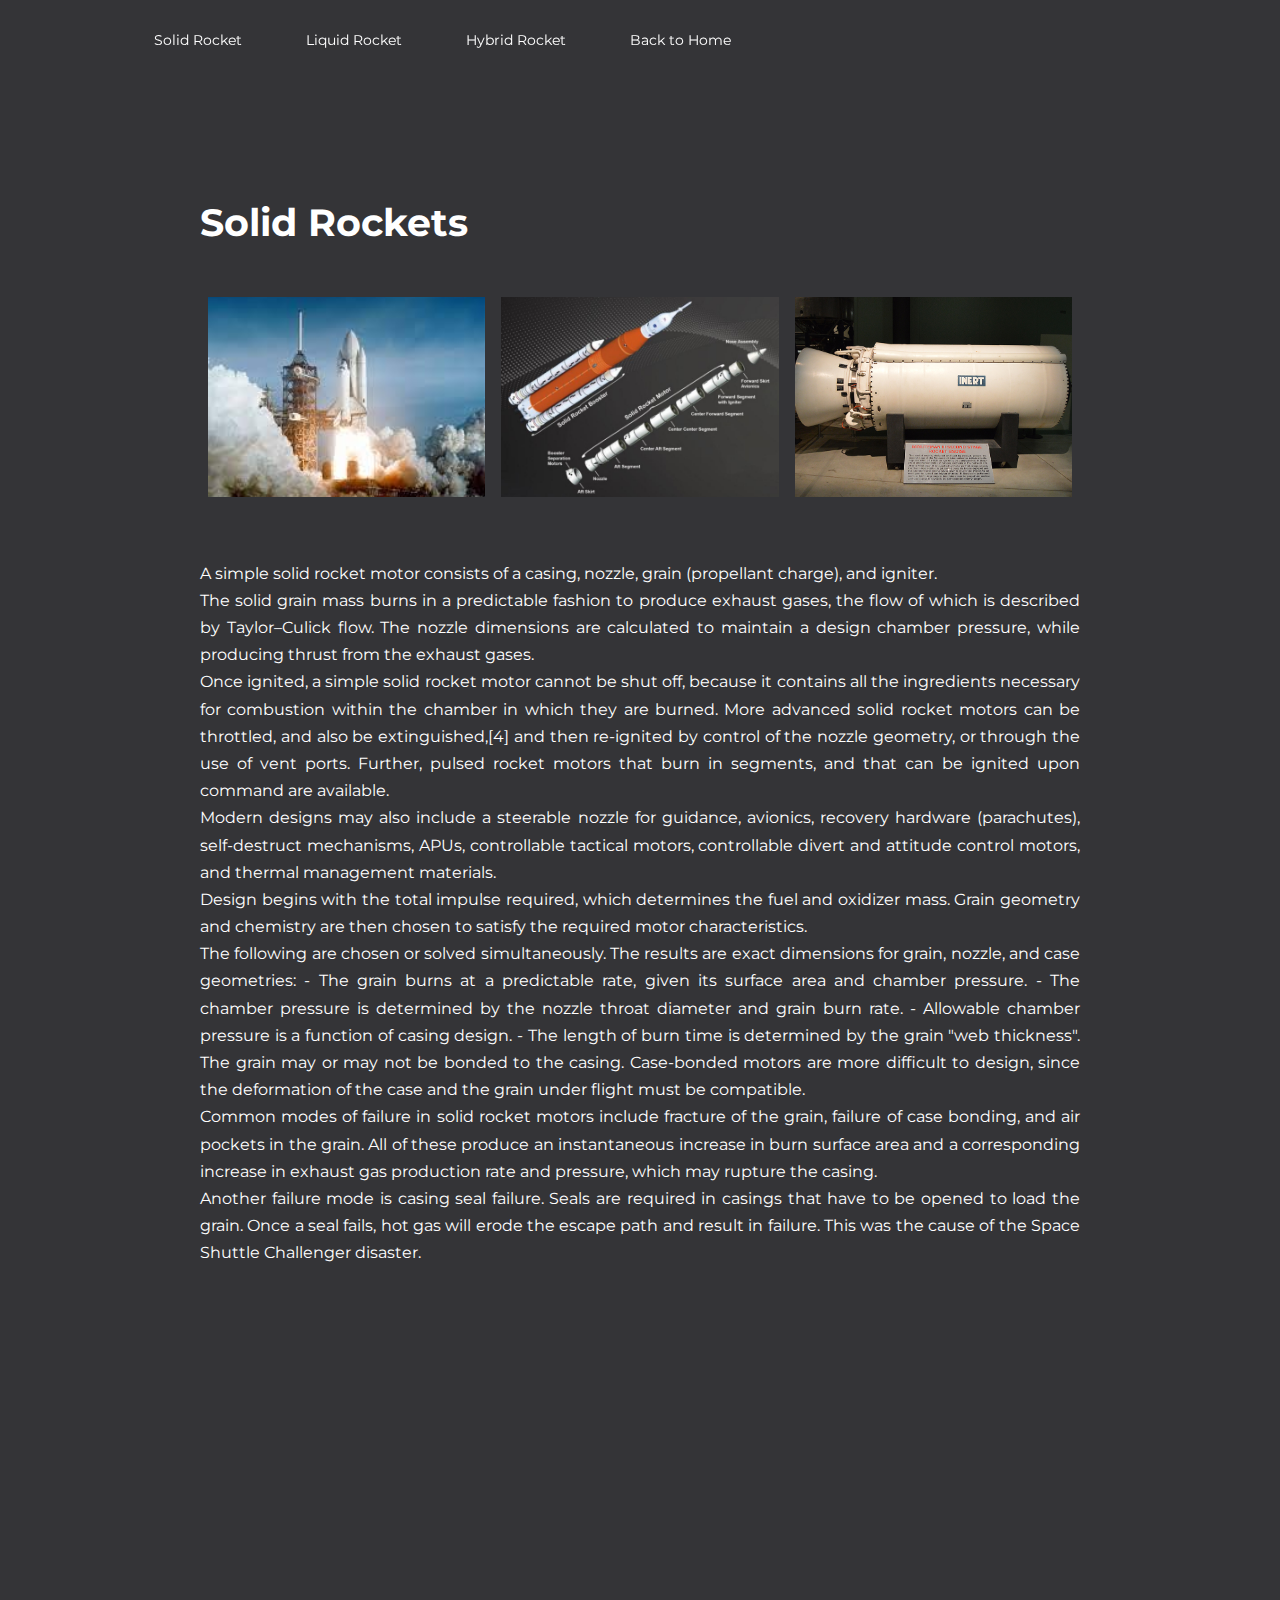
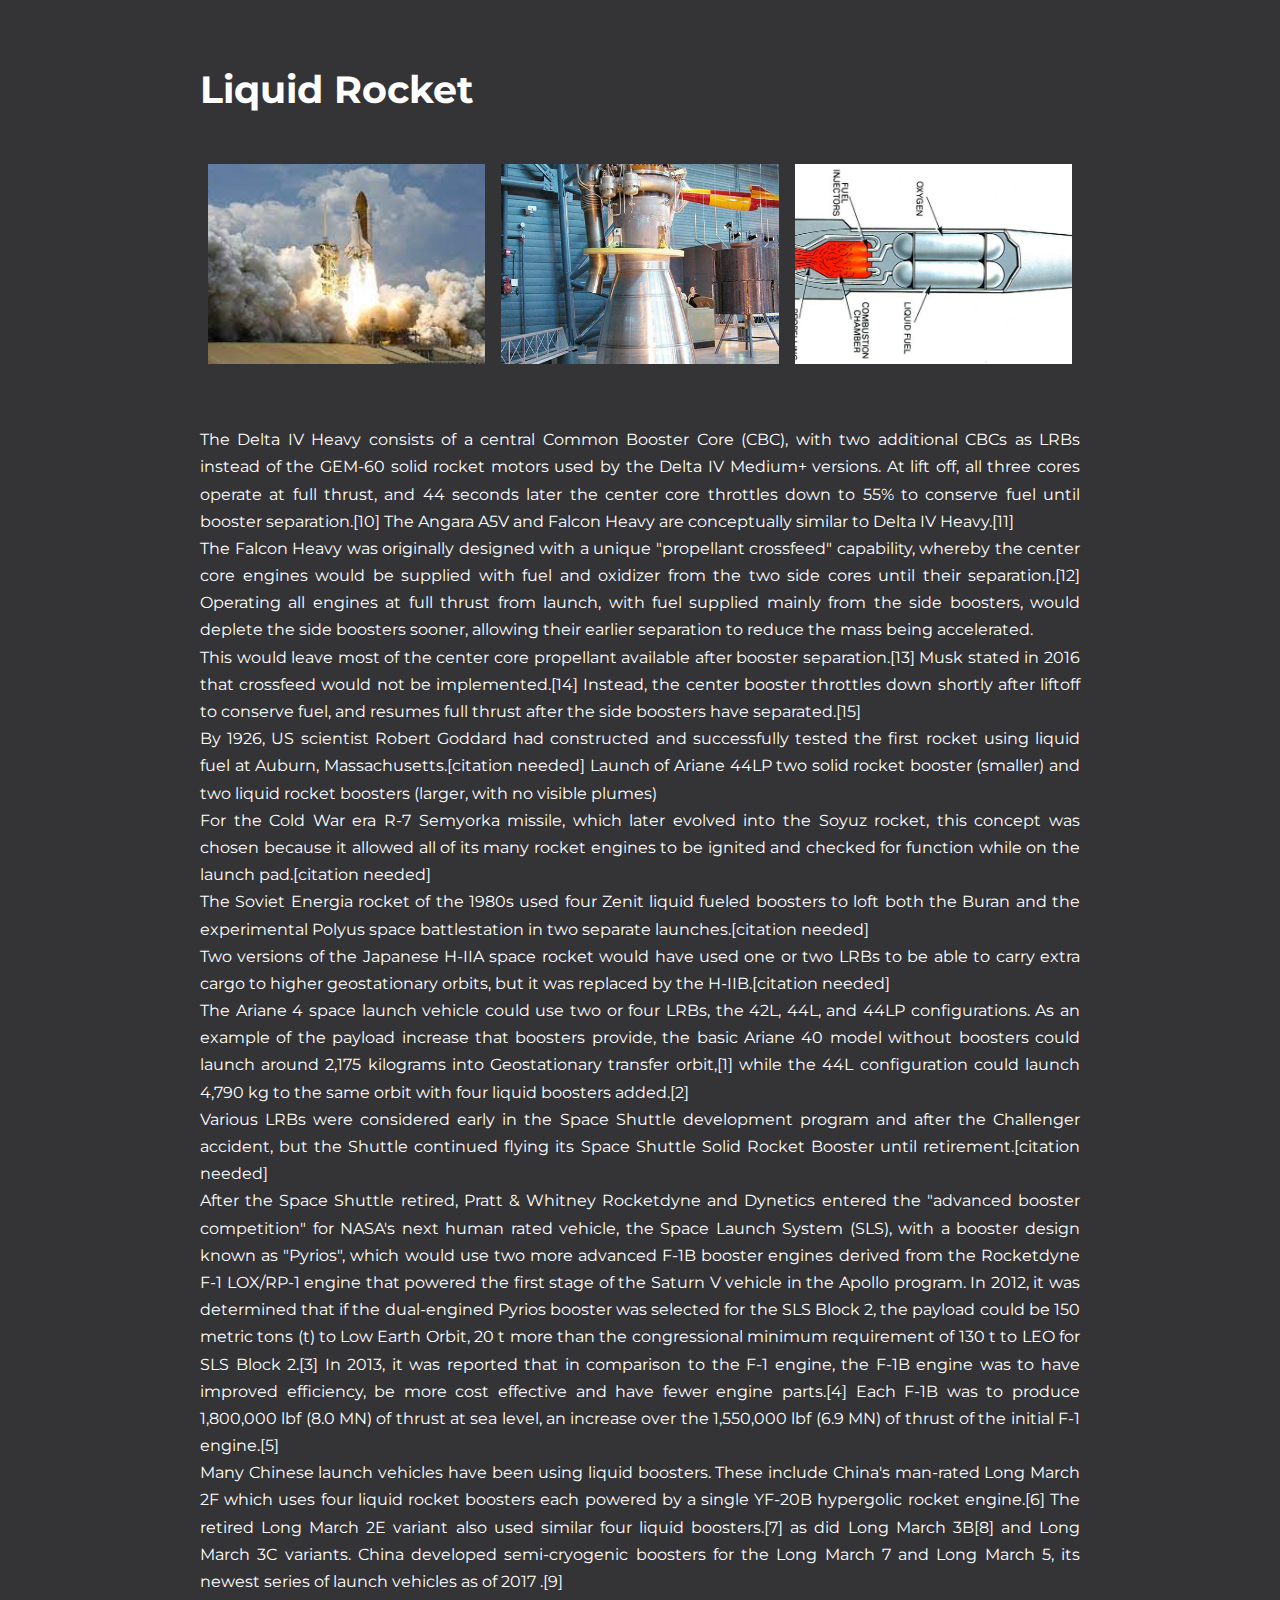
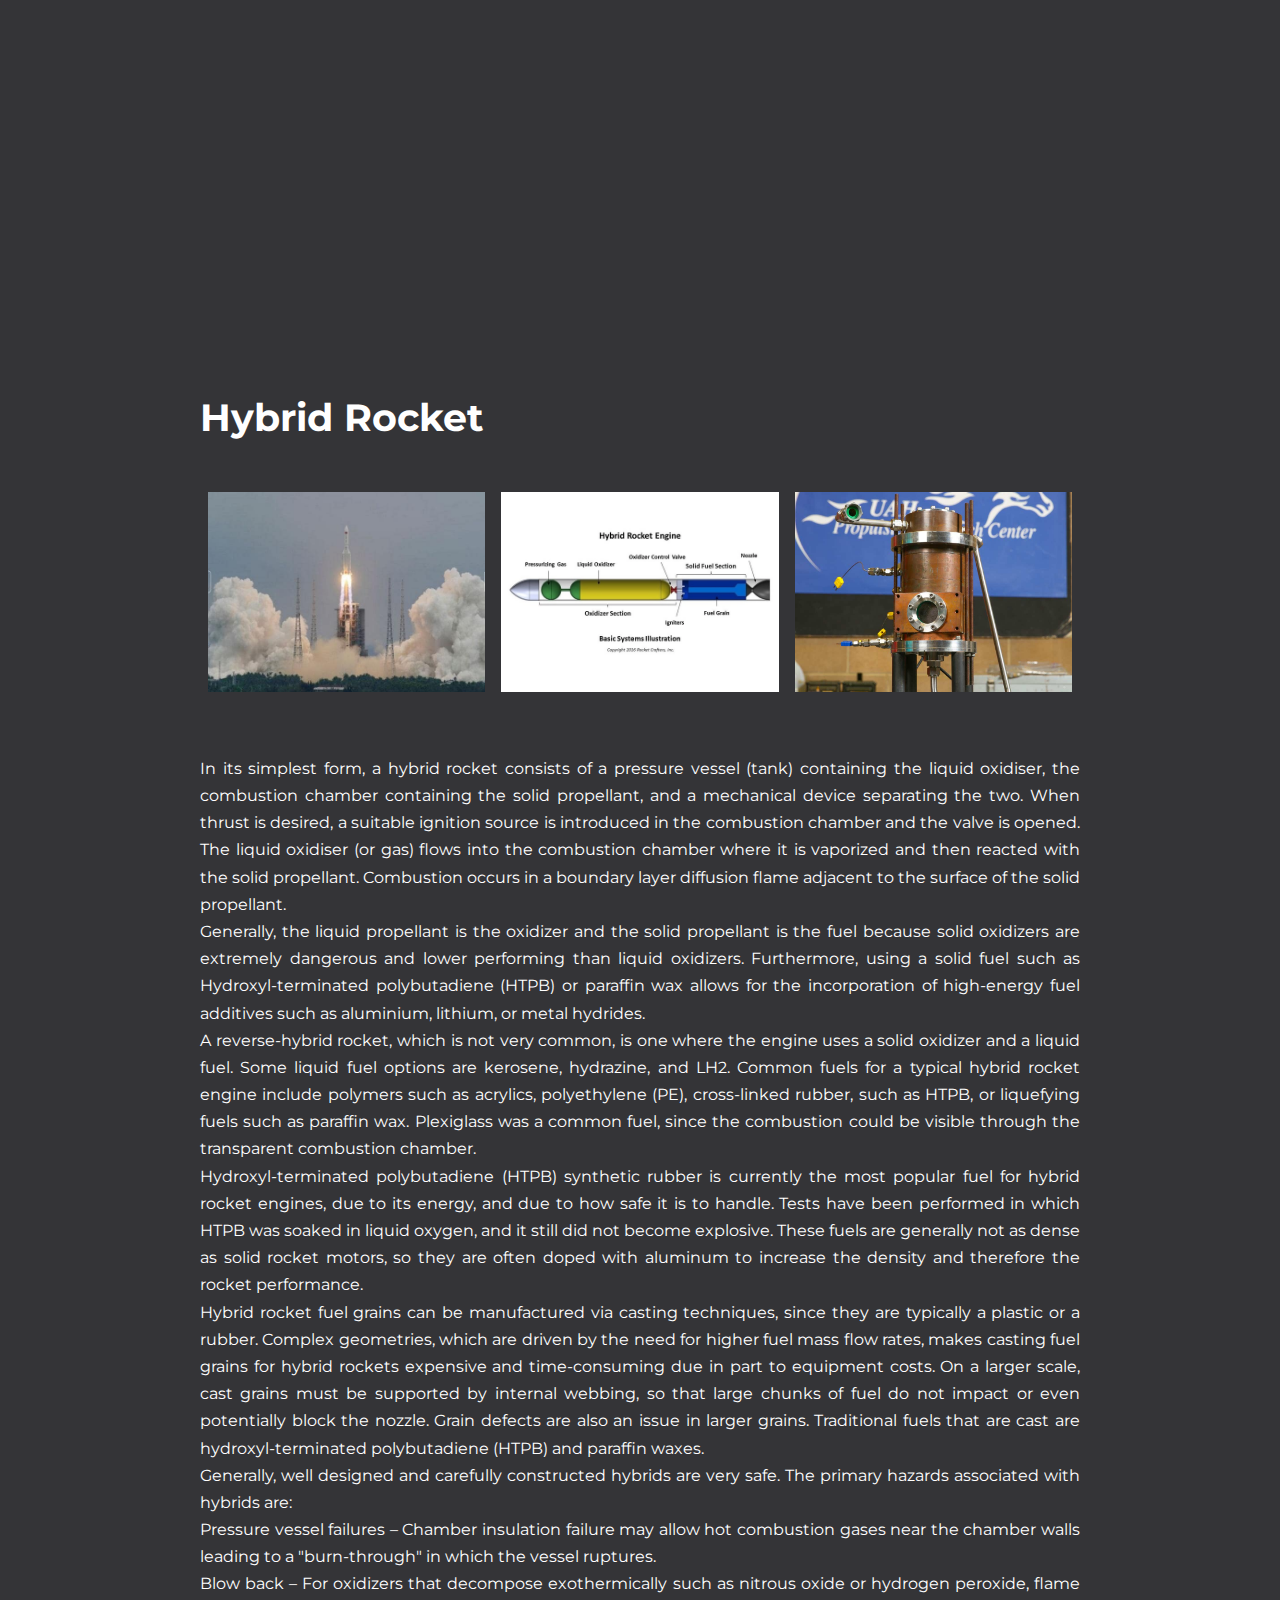
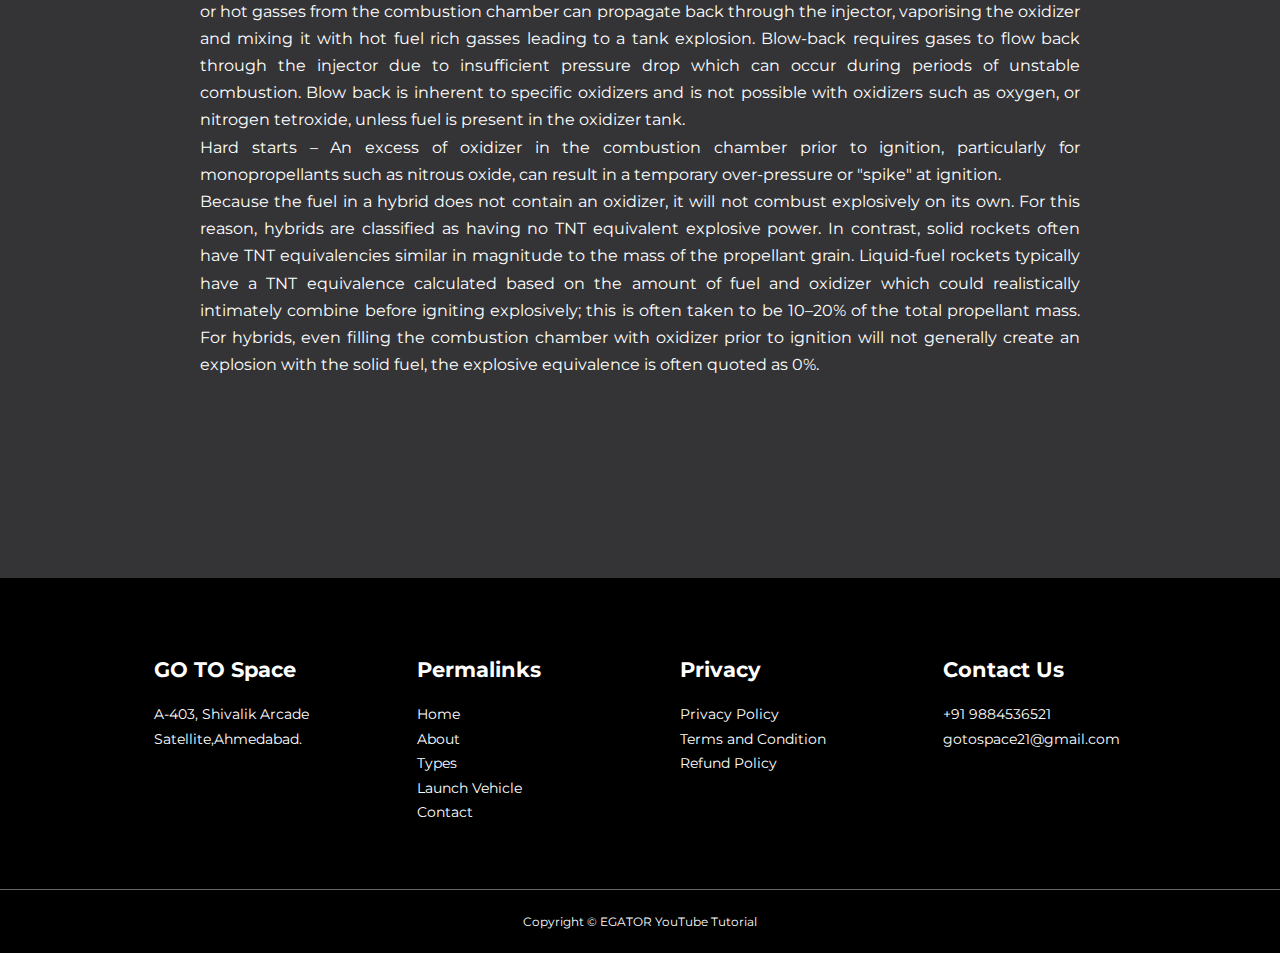
<file: types.html>
<!DOCTYPE html>
<html lang="en">
<head>
    <meta charset="UTF-8">
    <meta http-equiv="X-UA-Compatible" content="IE=edge">
    <meta name="viewport" content="width=device-width, initial-scale=1.0">
    <title>Responsive Multipage Education Website Using HTML,CSS & JavaSCript</title>

    <!-- ICONSCOUT CDN-->
    <link rel="stylesheet" href="https://unicons.iconscout.com/release/v2.1.6/css/unicons.css">

    <!-- GOOGLE FONTS (MONTSERRAT)-->
    <link rel="preconnect" href="https://fonts.googleapis.com">
    <link rel="preconnect" href="https://fonts.gstatic.com" crossorigin>
    <link href="https://fonts.googleapis.com/css2?family=Montserrat:wght@300;400;500;600;700;800;900&display=swap" rel="stylesheet">

    

    <link rel="stylesheet" href="style.css">
    <style>
        .courses {
            margin-top: 1rem;
        }
       /* body{
            background-image: url("mon.jpg");
        } */
    </style>
</head>
<body>


 
    <nav>
        <div class="container nav__container">
                  
            <ul class="nav__menu" style="justify-content: end;">
                <li><a href="#section1">Solid Rocket</a></li>
                <li><a href="#section2">Liquid Rocket</a></li>
                <li><a href="#section3">Hybrid Rocket</a></li>
                <li><a href="#section4">Back to Home</a></li>
            </ul>
            <button id="open-menu-btn"><i class="uil uil-bars"></i></button>
            <button id="close-menu-btn"><i class="uil uil-multiply"></i></button>
        </div>
    </nav>


    <div id="section1" class="container-fluid text-white"
    style="padding:200px">
    <h1>Solid Rockets</h1><br>
   
    
    <div class="table-responsive">
        <table>
          <thead>
            <tr>
              <th></th>
              <th></th>
              <th></th>
            </tr>
          </thead>
          <tbody>
            <tr>
              <td><img src="solid.jpeg" alt="Image 1" style="height: 200px; width: 300px;"></td>
              <td><img src="soltype.jpg" alt="Image 2" style="height: 200px; width: 300px;"></td>
              <td><img src="soltype2.jpeg" alt="Image 3" style="height: 200px; width: 300px;"></td>
            </tr>
          </tbody>
        </table>
      </div>
    
    
    <br><br>
    <p style="text-align: justify;">A simple solid rocket motor consists of a casing, nozzle, grain (propellant charge), and igniter.
<br>
        The solid grain mass burns in a predictable fashion to produce exhaust gases, the flow of which is described by Taylor–Culick flow. The nozzle dimensions are calculated to maintain a design chamber pressure, while producing thrust from the exhaust gases.
        <br>
        Once ignited, a simple solid rocket motor cannot be shut off, because it contains all the ingredients necessary for combustion within the chamber in which they are burned. More advanced solid rocket motors can be throttled, and also be extinguished,[4] and then re-ignited by control of the nozzle geometry, or through the use of vent ports. Further, pulsed rocket motors that burn in segments, and that can be ignited upon command are available.
        <br>
        Modern designs may also include a steerable nozzle for guidance, avionics, recovery hardware (parachutes), self-destruct mechanisms, APUs, controllable tactical motors, controllable divert and attitude control motors, and thermal management materials.
   <br>
        Design begins with the total impulse required, which determines the fuel and oxidizer mass. Grain geometry and chemistry are then chosen to satisfy the required motor characteristics.
<br>
        The following are chosen or solved simultaneously. The results are exact dimensions for grain, nozzle, and case geometries:
        
        - The grain burns at a predictable rate, given its surface area and chamber pressure.
        - The chamber pressure is determined by the nozzle throat diameter and grain burn rate.
        - Allowable chamber pressure is a function of casing design.
        - The length of burn time is determined by the grain "web thickness".
        The grain may or may not be bonded to the casing. Case-bonded motors are more difficult to design, since the deformation of the case and the grain under flight must be compatible.
        <br>
        Common modes of failure in solid rocket motors include fracture of the grain, failure of case bonding, and air pockets in the grain. All of these produce an instantaneous increase in burn surface area and a corresponding increase in exhaust gas production rate and pressure, which may rupture the casing.
        <br>
        Another failure mode is casing seal failure. Seals are required in casings that have to be opened to load the grain. Once a seal fails, hot gas will erode the escape path and result in failure. This was the cause of the Space Shuttle Challenger disaster.
    </p>
    </div>
    
    <div id="section2" class="container-fluid text-white"
    style="padding:200px; overflow-x:auto ;">
    <h1>Liquid Rocket</h1><br>
    <div class="table-responsive">
        <table>
          <thead>
            <tr>
              <th></th>
              <th></th>
              <th></th>
            </tr>
          </thead>
          <tbody>
            <tr>
              <td><img src="liquid.jpeg" alt="Image 1" style="height: 200px; width: 300px;"></td>
              <td><img src="liqtype.jpeg" alt="Image 2" style="height: 200px; width: 300px;"></td>
              <td><img src="liqtype2.jpg" alt="Image 3" style="height: 200px; width: 300px;"></td>
            </tr>
          </tbody>
        </table>
      </div><br><br>
    <p style="text-align: justify;">The Delta IV Heavy consists of a central Common Booster Core (CBC), with two additional CBCs as LRBs instead of the GEM-60 solid rocket motors used by the Delta IV Medium+ versions. At lift off, all three cores operate at full thrust, and 44 seconds later the center core throttles down to 55% to conserve fuel until booster separation.[10] The Angara A5V and Falcon Heavy are conceptually similar to Delta IV Heavy.[11]
        <br>
        The Falcon Heavy was originally designed with a unique "propellant crossfeed" capability, whereby the center core engines would be supplied with fuel and oxidizer from the two side cores until their separation.[12] Operating all engines at full thrust from launch, with fuel supplied mainly from the side boosters, would deplete the side boosters sooner, allowing their earlier separation to reduce the mass being accelerated.
        <br>
         This would leave most of the center core propellant available after booster separation.[13] Musk stated in 2016 that crossfeed would not be implemented.[14] Instead, the center booster throttles down shortly after liftoff to conserve fuel, and resumes full thrust after the side boosters have separated.[15]
         <br>By 1926, US scientist Robert Goddard had constructed and successfully tested the first rocket using liquid fuel at Auburn, Massachusetts.[citation needed]
         Launch of Ariane 44LP two solid rocket booster (smaller) and two liquid rocket boosters (larger, with no visible plumes)<br>
         For the Cold War era R-7 Semyorka missile, which later evolved into the Soyuz rocket, this concept was chosen because it allowed all of its many rocket engines to be ignited and checked for function while on the launch pad.[citation needed]
         <br>
         The Soviet Energia rocket of the 1980s used four Zenit liquid fueled boosters to loft both the Buran and the experimental Polyus space battlestation in two separate launches.[citation needed]
         <br>
         Two versions of the Japanese H-IIA space rocket would have used one or two LRBs to be able to carry extra cargo to higher geostationary orbits, but it was replaced by the H-IIB.[citation needed]
         <br>
         The Ariane 4 space launch vehicle could use two or four LRBs, the 42L, 44L, and 44LP configurations. As an example of the payload increase that boosters provide, the basic Ariane 40 model without boosters could launch around 2,175 kilograms into Geostationary transfer orbit,[1] while the 44L configuration could launch 4,790 kg to the same orbit with four liquid boosters added.[2]
         <br>
         Various LRBs were considered early in the Space Shuttle development program and after the Challenger accident, but the Shuttle continued flying its Space Shuttle Solid Rocket Booster until retirement.[citation needed]
         <br>
         After the Space Shuttle retired, Pratt & Whitney Rocketdyne and Dynetics entered the "advanced booster competition" for NASA's next human rated vehicle, the Space Launch System (SLS), with a booster design known as "Pyrios", which would use two more advanced F-1B booster engines derived from the Rocketdyne F-1 LOX/RP-1 engine that powered the first stage of the Saturn V vehicle in the Apollo program. In 2012, it was determined that if the dual-engined Pyrios booster was selected for the SLS Block 2, the payload could be 150 metric tons (t) to Low Earth Orbit, 20 t more than the congressional minimum requirement of 130 t to LEO for SLS Block 2.[3] In 2013, it was reported that in comparison to the F-1 engine, the F-1B engine was to have improved efficiency, be more cost effective and have fewer engine parts.[4] Each F-1B was to produce 1,800,000 lbf (8.0 MN) of thrust at sea level, an increase over the 1,550,000 lbf (6.9 MN) of thrust of the initial F-1 engine.[5]
         <br>
         Many Chinese launch vehicles have been using liquid boosters. These include China's man-rated Long March 2F which uses four liquid rocket boosters each powered by a single YF-20B hypergolic rocket engine.[6] The retired Long March 2E variant also used similar four liquid boosters.[7] as did Long March 3B[8] and Long March 3C variants. China developed semi-cryogenic boosters for the Long March 7 and Long March 5, its newest series of launch vehicles as of 2017 .[9]
    </p>
    </div>

    <div id="section3" class="container-fluid text-white" style="padding:200px">
    <h1>Hybrid Rocket</h1><br>
    <div class="table-responsive">
        <table>
          <thead>
            <tr>
              <th></th>
              <th></th>
              <th></th>
            </tr>
          </thead>
          <tbody>
            <tr>
              <td><img src="hybrid.jpg" alt="Image 1" style="height: 200px; width: 300px;"></td>
              <td><img src="hybtype.webp" alt="Image 2" style="height: 200px; width: 300px;"></td>
              <td><img src="hybtype2.jpg" alt="Image 3" style="height: 200px; width: 300px;"></td>
            </tr>
          </tbody>
        </table>
      </div><br><br>
    <p style="text-align: justify;">In its simplest form, a hybrid rocket consists of a pressure vessel (tank) containing the liquid oxidiser, the combustion chamber containing the solid propellant, and a mechanical device separating the two. When thrust is desired, a suitable ignition source is introduced in the combustion chamber and the valve is opened. The liquid oxidiser (or gas) flows into the combustion chamber where it is vaporized and then reacted with the solid propellant. Combustion occurs in a boundary layer diffusion flame adjacent to the surface of the solid propellant.
    <br>
        Generally, the liquid propellant is the oxidizer and the solid propellant is the fuel because solid oxidizers are extremely dangerous and lower performing than liquid oxidizers. Furthermore, using a solid fuel such as Hydroxyl-terminated polybutadiene (HTPB) or paraffin wax allows for the incorporation of high-energy fuel additives such as aluminium, lithium, or metal hydrides.
        <br>
        A reverse-hybrid rocket, which is not very common, is one where the engine uses a solid oxidizer and a liquid fuel. Some liquid fuel options are kerosene, hydrazine, and LH2. Common fuels for a typical hybrid rocket engine include polymers such as acrylics, polyethylene (PE), cross-linked rubber, such as HTPB, or liquefying fuels such as paraffin wax. Plexiglass was a common fuel, since the combustion could be visible through the transparent combustion chamber. 
        <br>
        Hydroxyl-terminated polybutadiene (HTPB) synthetic rubber is currently the most popular fuel for hybrid rocket engines, due to its energy, and due to how safe it is to handle. Tests have been performed in which HTPB was soaked in liquid oxygen, and it still did not become explosive. These fuels are generally not as dense as solid rocket motors, so they are often doped with aluminum to increase the density and therefore the rocket performance.
        <br>
        Hybrid rocket fuel grains can be manufactured via casting techniques, since they are typically a plastic or a rubber. Complex geometries, which are driven by the need for higher fuel mass flow rates, makes casting fuel grains for hybrid rockets expensive and time-consuming due in part to equipment costs. On a larger scale, cast grains must be supported by internal webbing, so that large chunks of fuel do not impact or even potentially block the nozzle. Grain defects are also an issue in larger grains. Traditional fuels that are cast are hydroxyl-terminated polybutadiene (HTPB) and paraffin waxes.
        <br>
        Generally, well designed and carefully constructed hybrids are very safe. The primary hazards associated with hybrids are:
<br>
Pressure vessel failures – Chamber insulation failure may allow hot combustion gases near the chamber walls leading to a "burn-through" in which the vessel ruptures.<br>
Blow back – For oxidizers that decompose exothermically such as nitrous oxide or hydrogen peroxide, flame or hot gasses from the combustion chamber can propagate back through the injector, vaporising the oxidizer and mixing it with hot fuel rich gasses leading to a tank explosion. Blow-back requires gases to flow back through the injector due to insufficient pressure drop which can occur during periods of unstable combustion. Blow back is inherent to specific oxidizers and is not possible with oxidizers such as oxygen, or nitrogen tetroxide, unless fuel is present in the oxidizer tank.<br>
Hard starts – An excess of oxidizer in the combustion chamber prior to ignition, particularly for monopropellants such as nitrous oxide, can result in a temporary over-pressure or "spike" at ignition.<br>
Because the fuel in a hybrid does not contain an oxidizer, it will not combust explosively on its own. For this reason, hybrids are classified as having no TNT equivalent explosive power. In contrast, solid rockets often have TNT equivalencies similar in magnitude to the mass of the propellant grain. Liquid-fuel rockets typically have a TNT equivalence calculated based on the amount of fuel and oxidizer which could realistically intimately combine before igniting explosively; this is often taken to be 10–20% of the total propellant mass. For hybrids, even filling the combustion chamber with oxidizer prior to ignition will not generally create an explosion with the solid fuel, the explosive equivalence is often quoted as 0%.
    </p>
    </div>





    


    <footer id="section4">
        <div class="container footer__container">
            <div class="footer__1">
                <a href="index.html" class="footer__logo"><h4>GO TO Space</h4></a>
                <p>
                    A-403, Shivalik Arcade 
                    <br>Satellite,Ahmedabad.
                </p>
            </div>
    
            <div class="footer__2">
                <h4>Permalinks</h4>
                <ul class="permalinks">
                    <li><a href="index.html">Home</a></li>
                    <li><a href="about.html">About</a></li>
                    <li><a href="types.html">Types</a></li>
                    <li><a href="courses.html">Launch Vehicle</a></li>
                    <li><a href="contact.html">Contact</a></li>
                </ul>
            </div>
    
            <div class="footer__3">
                <h4>Privacy</h4>
                <ul class="privacy">
                    <li><a href="#">Privacy Policy</a></li>
                    <li><a href="#">Terms and Condition</a></li>
                    <li><a href="#">Refund Policy</a></li>
                </ul>
            </div>
    
            <div class="footer__4">
                <h4>Contact Us</h4>
                <div>
                    <p>+91 9884536521</p>
                    <p>gotospace21@gmail.com</p>
                </div>
    
                <ul class="footer__socials">
                    <li>
                        <a href="#"><i class="uil uil-facebook-f"></i></a>
                    </li>
                    <li>
                        <a href="#"><i class="uil uil-instagram-alt"></i></a>
                    </li>
                    <li>
                        <a href="#"><i class="uil uil-twitter"></i></a>
                    </li>
                    <li>
                        <a href="#"><i class="uil uil-linkedin-alt"></i></a>
                    </li>
                </ul>
            </div>
        </div>
        
        <div class="footer__copyright">
            <small>Copyright &copy; EGATOR YouTube Tutorial</small>
        </div>
    </footer>
        <!-- ----------------------------------- FOOTER ----------------------------------------- -->

    
    
    
    
    
    
        <script src="./main.js"></script>
    
</body>
</html>
</file>
<file: style.css>
* {
    margin: 0;
    padding: 0;
    border: 0;
    outline: 0;
    text-decoration: none;
    list-style: none;
    box-sizing: border-box;
}

:root {
    --color-primary: #6c63ff;
    --color-success: #00bf8e;
    --color-warning: #f7c94b;
    --color-danger: #f75842;
    --color-danger-variant: rgba(247,88,66,0.4);
    --color-white: #fff;
    --color-light: rgba(255,255,255,0.7);
    --color-black: #000;
    --color-bg1: #000000;
    --color-bg: #343437;
    --color-bg2: #646467;

    --container-width-lg: 76%;
    --container-width-md: 90%;
    --container-width-sm: 94%;

    --transition:all 400ms ease;
}

body {
    font-family: "montserrat",sans-serif;
    line-height: 1.7;
    color: var(--color-white);
    background-color: var(--color-bg);
}

.container {
    width: var(--container-width-lg);
    margin: 0 auto;
}

section {
    padding: 6rem 0;
}

section h2 {
    text-align: center;
    margin-bottom: 4rem;
}

h1,
h2,
h3,
h4,
h5 {
    line-height: 1.2;
}

h1 {
    font-size: 2.4rem;
}

h2 {
    font-size: 2rem;
}

h3 {
    font-size: 1.6rem;
}

h4 {
    font-size: 1.3rem;
}

a {
    color: var(--color-white);
}

img {
    width: 100%;
    display: block;
    object-fit: cover;
}

.btn {
    display: inline-block;
    background: var(--color-white);
    color: var(--color-black);
    padding: 1rem 2rem;
    border: 1px solid transparent;
    font-weight: 500;
    transition: var(--transition);
}

.btn:hover {
    background: transparent;
    color: var(--color-white);
    border-color: var(--color-white);
}

.btn-primary {
    background: var(--color-danger);
    color: var(--color-white);
}

/*--------------------------NAVBAR-----------------------------*/
nav {
    background: transparent;
    width: 100vw;
    height: 5rem;
    position: fixed;
    top: 0;
    z-index: 11;
}

/* change navbar styles on scroll using javascript */
.window-scroll {
    background: var(--color-bg1);
    box-shadow: 0 1rem 2rem rgba(0, 0, 0, 0.2);
}

.nav__container {
    height: 100%;
    display: flex;
    justify-content: space-between;
    align-items: center;
}

nav button {
    display: none;
}

.nav__menu {
    display: flex;
    align-items: center;
    gap: 4rem;
}

.nav__menu a {
    font-size: 0.9rem;
    transition: var(--transition);
}

.nav__menu a:hover {
    color: var(--color-bg2);
}

/*------------------------HEADER------------------------------*/
header {
    position: relative;
    top: 5rem;
    overflow: hidden;
    height: 70vh;
    margin-bottom: 5rem;
}

.header__container {
    display: grid;
    grid-template-columns: 1fr 1fr;
    align-items: center;
    gap: 5rem;
    height: 100%;
}

.header__left p {
    margin: 1rem 0 2.4rem;
}



/*------------------------POPULAR COURSES------------------------------*/
.courses {
    margin-top: 10rem ;
}

.courses__container {
    display: grid;
    grid-template-columns: repeat(3,1fr);
    gap: 2rem;
}

.course {
    background: var(--color-bg1);
    text-align: center;
    border: 1px solid transparent;
    transition: var(--transition);
}

.course:hover {
    background: transparent;
    border-color: var(--color-black);
}

.course__info {
    padding: 2rem;
}

.course__info p {
    margin: 1.2rem 0 2rem;
    font-size: 0.9rem;
}

/*------------------------POPULAR COURSES------------------------------*/
.faqs {
    background: var(--color-bg2);
    box-shadow: inset0 0.3rem rgba(0, 0, 0, 0.5);
}

.faqs__container {
    display: grid;
    grid-template-columns: 1fr 1fr;
    gap: 1rem;
}

.faq {
    padding: 2rem;
    display: flex;
    align-items: center;
    gap: 1.4rem;
    height: fit-content;
    background: var(--color-black);
    cursor: pointer;
}

.faq h4 {
    font-size: 1rem;
    line-height: 2.2;
}

.faq__icon {
    align-self: flex-start;
    font-size: 1.2rem;
}

.faq p {
    margin-top: 0.8rem;
    display: none;
}

.faq.open p {
    display: block;
}

/*------------------------TESTIMONIALS------------------------------*/
.testimonials__container {
    overflow-x: hidden;
    position: relative;
    margin-bottom: 5rem;
}

.testimonial {
    padding-top: 2rem;
}

.avatar {
    width: 6rem;
    height: 6rem;
    border-radius: 50%;
    overflow: hidden;
    margin: 0 auto 1rem;
    border: 1rem solid var(--color-bg1);
}

.testimonials__info {
    text-align: center;
}

.testimonial__body {
    background: gray;
    padding: 2rem;
    margin-top: 3rem;
    position: relative;
    color: black;
}

.testimonial__body::before {
    content: "";
    display: block;
    background: linear-gradient(
        135deg,
        transparent,
        grey,
        grey,
        grey
    );
    width: 3rem;
    height: 3rem;
    position: absolute;
    left: 50%;
    top: -1.5rem;
    transform: rotate(45deg);
}

/*------------------------FOOTER------------------------------*/
footer {
    background: var(--color-bg1);
    padding-top: 5rem;
    font-size: 0.9rem;
}

.footer__container {
    display: grid;
    grid-template-columns: repeat(4,1fr);
    gap: 5rem;
}

.footer__container > div h4 {
    margin-bottom: 1.2rem;
}

.footer__1 p {
    margin: 0 0 2rem;
}

.footer ul li {
    margin-bottom: 0.7rem;
}

footer ul li a:hover {
    text-decoration: underline;
}

.footer__socials {
    display: flex;
    gap: 1rem;
    font-size: 1.2rem;
    margin-top: 2rem;
}

.footer__copyright {
    text-align: center;
    margin-top: 4rem;
    padding: 1.2rem 0;
    border-top: 1px solid var(--color-bg2);
}

/*------------------------MEDIA QUERIES (TABLETS)------------------------------*/
@media screen and (max-width: 1024px) {
    .container {
        width: var(--container-width-md);
    }

    h1 {
        font-size: 2.2rem;
    }

    h2 {
        font-size: 1.7rem;
    }

    h3 {
        font-size: 1.4rem;
    }

    h4 {
        font-size: 1.2rem;
    }

    /*------------------------NAVBAR------------------------------*/
    nav button {
        display: inline-block;
        background: transparent;
        font-size: 1.8rem;
        color: var(--color-white);
        cursor: pointer;
    }

    nav button#close-menu-btn {
        display: none;
    }

    .nav__menu {
        position: fixed;
        top: 5rem;
        right: 5%;
        height: fit-content;
        width: 18rem;
        flex-direction: column;
        gap: 0;
        display: none;
    }

    .nav__menu li {
        width: 100%;
        height: 5.8rem;
        animation: animateNavItems 400ms linear forwards;
        transform-origin: top right;
        opacity: 0;
    }

    .nav__menu li:nth-child(2) {
        animation-delay: 200ms;
    }

    .nav__menu li:nth-child(3) {
        animation-delay: 400ms;
    }

    .nav__menu li:nth-child(4) {
        animation-delay: 600ms;
    }

    @keyframes animateNavItems {
        0% {
            transform: rotateZ(-90deg) rotateX(90deg) scale(0.1);
        }

        100% {
            transform: rotateZ(0)  rotateX(0) scale(1);
            opacity: 1;
        }
    }

    .nav__menu li a {
        background: var(--color-bg2);
        box-shadow: -4rem 6rem 10rem rgba(0, 0, 0, 0.6);
        width: 100%;
        height: 100%;
        display: grid;
        place-items: center;
    }

    .nav__menu li a:hover {
        background: var(--color-bg2);
        color: var(--color-white);
    }

    /*------------------------HEADER------------------------------*/
    header {
        height: 52vh;
        margin-bottom: 4rem;
    }

    .header__container {
        gap: 0;
        padding-bottom: 3rem;
    }

    .header__right video {
        width: 100%;
        height: 100%;
    }

    

    /*------------------------POPULAR COURSES------------------------------*/
    .courses {
        margin-top: 0;
    }

    .courses__container {
        grid-template-columns: 1fr 1fr;
    }

    /*------------------------FAQs------------------------------*/
    .faqs__container {
        grid-template-columns: 1fr;
    }

    .faq {
        padding: 1.5rem;
    }

    /*------------------------FOOTER------------------------------*/
    .footer__container {
        grid-template-columns: 1fr 1fr;
    }
}    

/*------------------------MEDIA QUERIES (PHONE)------------------------------*/
@media screen and (max-width: 600px) {
    .container {
        width: var(--container-width-sm);
    }

    /*------------------------NAVBAR------------------------------*/
    .nav__menu {
        right: 3%;
    }

    /*------------------------HEADER------------------------------*/
    header {
        height: 100vh;
    }

    .header__container {
        grid-template-columns: 1fr;
        text-align: center;
        margin-top: 0;
    }

    .header__left p {
        margin-bottom: 1.3rem;
    }

    /*------------------------CATEGORIES------------------------------*/
    .categories__right {
        grid-template-columns: 1fr 1fr;
        gap: 0.7rem;
    }

    .category {
        padding: 1rem;
        border-radius: 1rem;
    }

    .category_icon {
        margin-top: 4px;
        display: inline-block;
    }

    /*------------------------POPULAR COURSES------------------------------*/
    .courses__container {
        grid-template-columns: 1fr;
    }

    /*------------------------TESTINOMIALS------------------------------*/
    .testimonial__body {
        padding: 1.2rem;
    }

    /*------------------------FOOTER------------------------------*/
    .footer__container {
        grid-template-columns: 1fr;
        text-align: center;
        gap: 2rem;
    }

    .footer__1 p {
        margin: 1rem auto;
    }

    .footer__socials {
        justify-content: center;
    }
}



.table-responsive {
    overflow-x: auto;
  }
  
  table {
    width: 100%;
    border-collapse: collapse;
  }
  
  td, th {
    padding: 8px;
    text-align: center;
  }
  
  img {
    max-width: 100%;
    height: auto;
  }
  
  @media screen and (max-width: 767px) {
    /* adjust the breakpoint as needed */
    table {
      display: block;
    }
    
    thead {
      display: none;
    }
    
    tbody {
      display: block;
      width: 100%;
    }
    
    tr {
      display: block;
      margin-bottom: 16px;
      border-bottom: 1px solid #ccc;
    }
    
    td {
      display: block;
      text-align: left;
      font-weight: bold;
      margin-bottom: 8px;
    }
    
    td:last-child {
      margin-bottom: 0;
    }
  }
</file>
<file: about.css>
/*--------------------------------ACHIEVEMENTS------------------------------------*/
.about__achievements {
    margin-top: 3rem;
}

.about__achievements-container {
    display: grid;
    grid-template-columns: 40% 60%;
    gap: 5rem;
}

.about__achievements-right > p {
    margin: 1.6rem 0.2rem;
}

.achievements__cards {
    display: grid;
    grid-template-columns: repeat(3, 1fr);
    gap: 1.5rem;
}

.achievement__card {
    background: var(--color-bg1);
    padding: 1.6rem;
    border-radius: 1rem;
    text-align: center;
    transition: var(--transition);
}

.achievement__card:hover {
    background: var(--color-bg2);
    box-shadow: 0 3rem 3rem rgba(0,0,0,0.3);
}

.achievement__icon {
    background: var(--color-danger);
    padding: 0.6rem;
    border-radius: 1rem;
    display: inline-block;
    margin-bottom: 2rem;
    font-size: 2rem;
}

.achievement__card:nth-child(2) .achievement__icon {
    background: var(--color-success);
}

.achievement__card:nth-child(3) .achievement__icon {
    background: var(--color-primary);
}

.achievement__card p {
    margin-top: 1rem;
}

/*--------------------------------TEAM------------------------------------*/
.team {
    background: rgb(199, 196, 196);
    box-shadow: inset 0 0 3rem rgba(0,0,0,0.5);
    color: black;
}

.team__container {
    display: grid;
    grid-template-columns: repeat(4, 1fr);
    gap: 2rem;
}

.team__member {
    background: var(--color-bg);
    padding: 2rem;
    border: 1px solid transparent;
    transition: var(--transition);
    position: relative;
    overflow: hidden;
}

.team__member:hover {
    background: transparent;
    border-color: var(--color-black);
    color: black;
}

.team__member-image img {
    width: 400px;
    height: 400px;
    filter: saturate(0);
    align-items: center;
    
}

.text{
    color: white;
}

.team__member:hover img {
    filter: saturate(1);
     width: 300px;
    height: 300px;
}

.team__member-info * {
    text-align: center;
    margin-top: 1.4rem;
}

.team__member-info p {
    color: rgb(113, 109, 109);
}

.team__member-socials {
    position: absolute;
    top: 50%;
    transform: translateY(-50%);
    right: -100%;
    display: flex;
    flex-direction: column;
    background: var(--color-black);
    border-radius: 1rem 0 0 1rem;
    box-shadow: -2rem 0 2rem rgba(0,0,0,0.3);
    transition: var(--transition);
}


.team__member:hover .team__member-socials {
    right: 0;
}

.team__member-socials a {
    padding: 1rem;
}

/*--------------------------------MEDIA QUERIES (TABLETS)------------------------------------*/
@media screen and (max-width:1024px) {
    .about__achievements {
        margin-top: 2rem;
    }

    .about__achievements-container {
        grid-template-columns: 1fr;
        gap: 4rem;
    }

    .about__achievements-left {
        width: 80%;
        margin: 0 auto;
    }

    .team__container {
        grid-template-columns: repeat(3,1fr);
        gap: 1.5rem;
    }

    .team__member {
        padding: 1rem;
    }
}

/*--------------------------------MEDIA QUERIES (PHONES)------------------------------------*/
@media screen and (max-width: 600px) {
    .achievements__cards {
        grid-template-columns: 1fr;
        gap: 0.7rem;
    }
    
    .team__container {
        grid-template-columns: 1fr  ;
        gap: 0.7rem;
    }

    .team__member {
        padding: 0;
    
        
    }

    .team__member p {
        color: red;
        margin-bottom: 1.5rem;
    }
    .team__member h4 {
        color: red;

    }
}
</file>
<file: contact.css>
.contact__container {
    background: grey;
    padding: 4rem;
    display: grid;
    grid-template-columns: 40% 60%;
    gap: 4rem;
    height: 30rem;
    margin: 7rem auto;
    border-radius: 1rem;
}

/*---------------------------------------------ASIDE---------------------------------------------------*/
.contact__aside {
    background: var(--color-black);
    padding: 3rem;
    border-radius: 1rem;
    position: relative;
    bottom: 10rem;
    color: var(--color-white);
}

.aside__image {
    width: 12rem;
    margin-bottom: 2rem;
}

.contact__aside h2 {
    text-align: left;
    margin-bottom: 1rem;
}

.contact__aside p {
    font-size: 0.9rem;
    margin-bottom: 2rem;
}

.contact__details li {
display: flex;
gap: 1rem;
align-items: center;
margin-bottom: 1rem;
}

.contact__socials {
    display: flex;
    gap: 0.8rem;
    margin-top: 3rem;
} 

.contact__socials a {
    background: var(--color-bg2);
    padding: 0.5rem;
    border-radius: 50%;
    font-size: 0.9rem;
    transition: var(--transition);
}

.contact__socials a:hover {
    background: transparent;
}

/*---------------------------------------------FORM---------------------------------------------------*/
.contact__form {
    display: flex;
    flex-direction: column;
    gap: 1.2rem;
    margin-right: 4rem;
}

.form__name {
    display: flex;
    gap: 1.2rem;
}

.contact__form input[type="text"] {
    width: 50%;
}

input,
textarea {
    width: 100%;
    padding: 1rem;
    background: var(--color-bg);
    color: var(--color-white);
}

.contact__form .btn {
    width: max-content;
    margin-top: 1rem;
    cursor: pointer;
}

/*---------------------------------------------MEDIA QUERIES (TABLETS)---------------------------------------------------*/
@media screen and (max-width:1024px) {
    .contact {
         padding-bottom: 0; 
    }

    .contact__container {
        gap: 1.5rem;
        margin-top: 3rem;
        height: auto;
        padding: 1.5rem;
    }

    .contact__aside {
        width: auto;
        padding: 1.5rem;
        bottom: 0;
    }

    .contact__form {
        align-self: center;
        margin-right: 1.5rem;
    }
}

/*---------------------------------------------MEDIA QUERIES (PHONES)---------------------------------------------------*/
@media screen and (max-width:600px) {
    .contact__container {
        grid-template-columns: 1fr;
        gap: 3rem;
        margin-top:0;
        padding: 0;
    }
    
    .contact__form {
        margin: 0 1.5rem 3rem;
    }

    .form__name{
        flex-direction: column;
    }

    .form_name input[type="text"]{
        width:100%;
    }
}
</file>
